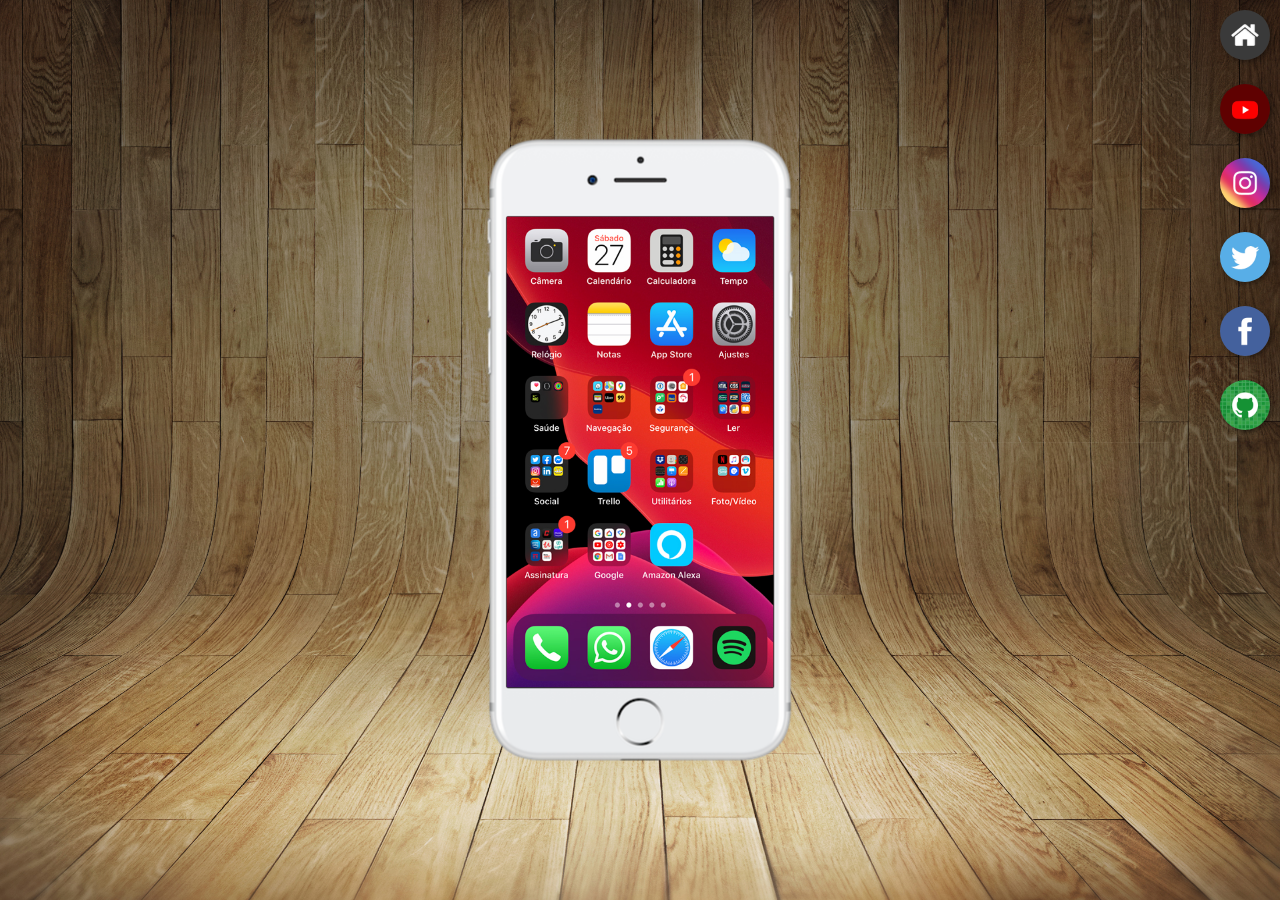
<file: index.html>
<!DOCTYPE html>
<html lang="pt-br">
<head>
    <meta charset="UTF-8">
    <meta name="viewport" content="width=device-width, initial-scale=1.0">
    <link rel="shortcut icon" href="favicon.ico" type="image/x-icon">
    <link rel="stylesheet" href="estilos/style.css">
    <title>Projeto redes sociais</title>
</head>
<body>
    <main>
        <section id="telefone">
            <iframe src="home.html" name="tela" id="tela" frameborder="0">
                Seu navegador não é compatível com issso.
            </iframe>
        </section>
        <section id="redes-sociais">
            <a href="home.html" target="tela"><img src="imagens/logo-home.jpg" alt="Home"></a><br>
            <a href="youtube.html" target="tela" ><img src="imagens/logo-youtube.jpg" alt="Youtube"></a><br>
            <a href="instagram.html" target="tela"><img src="imagens/logo-instagram.jpg" alt="Instagram"></a><br>
            <a href="twitter.html" target="tela"><img src="imagens/logo-twitter.jpg" alt="Twitter"></a><br>
            <a href="facebook.html" target="tela"><img src="imagens/logo-facebook.jpg" alt="Facebook"></a><br>
            <a href="github.html" target="tela"><img src="imagens/logo-github.jpg" alt="GitHub"></a>
        </section>
    </main>
</body>
</html>
</file>
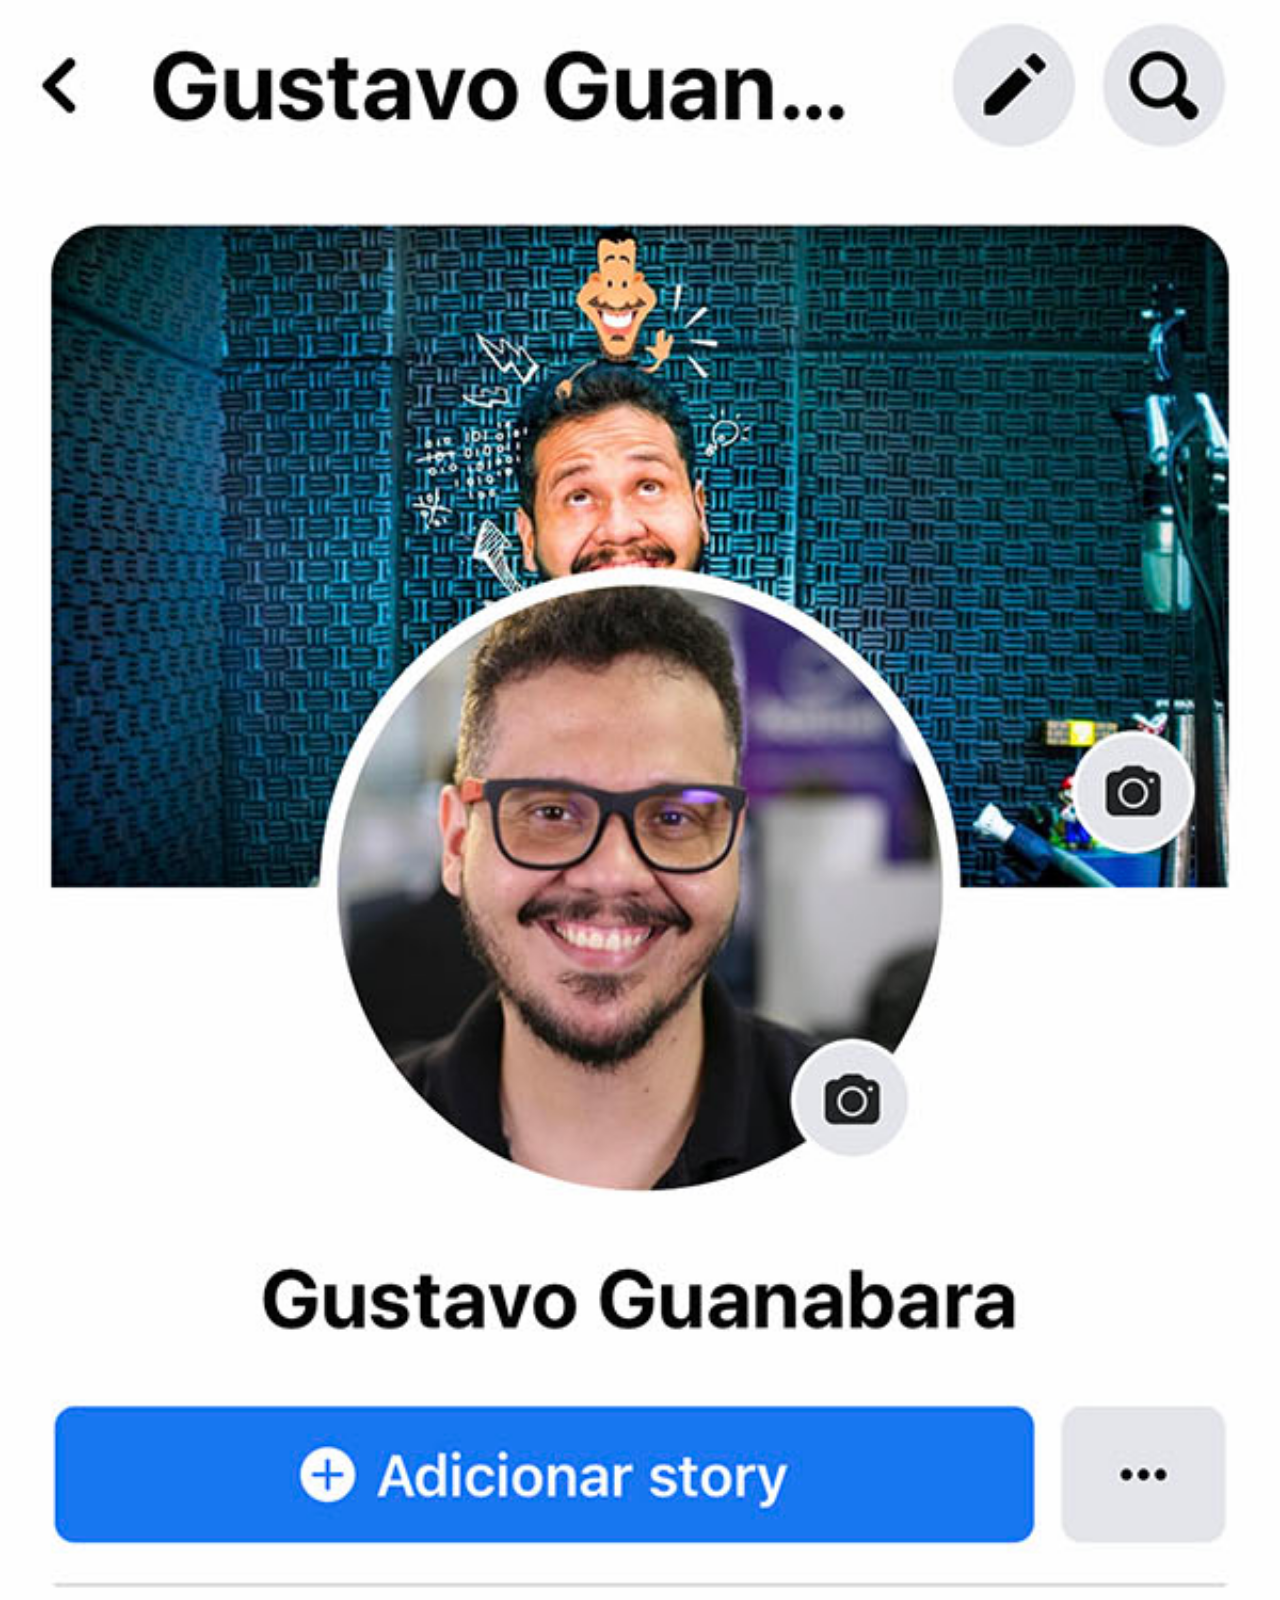
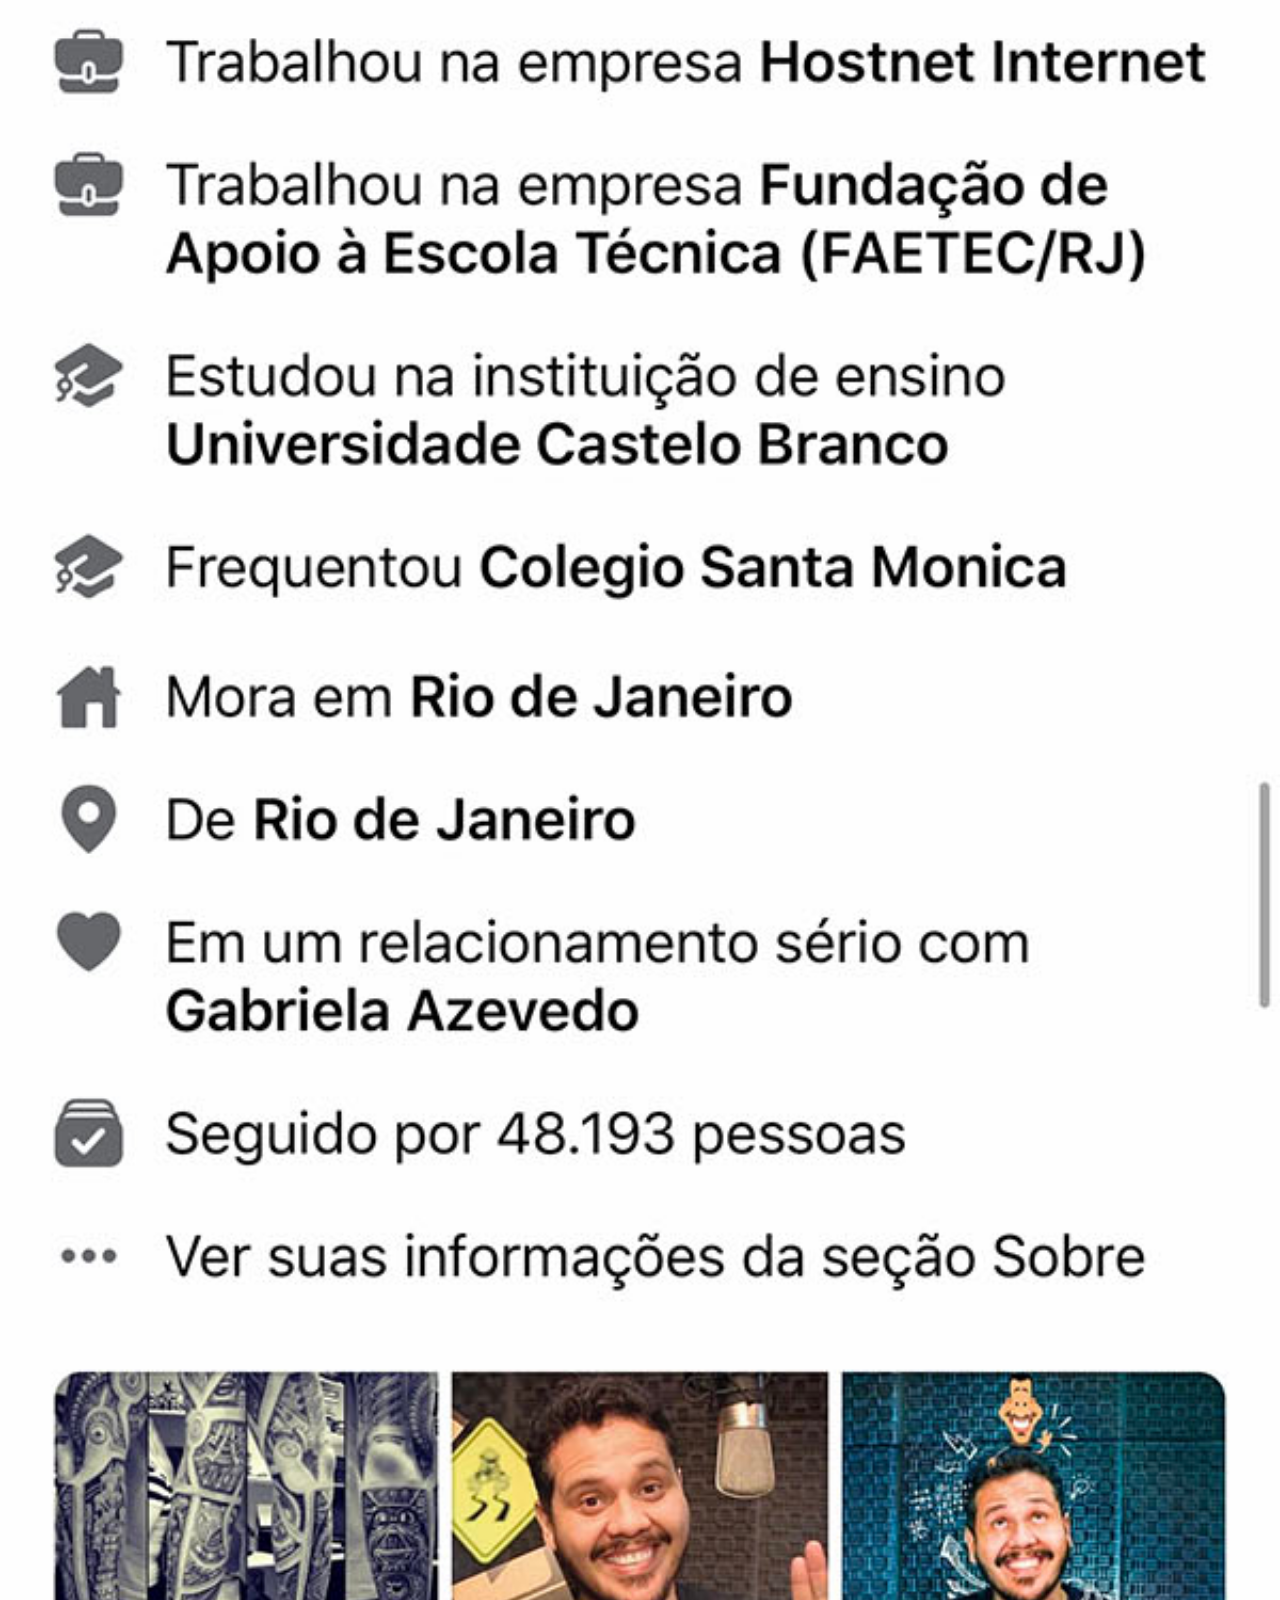
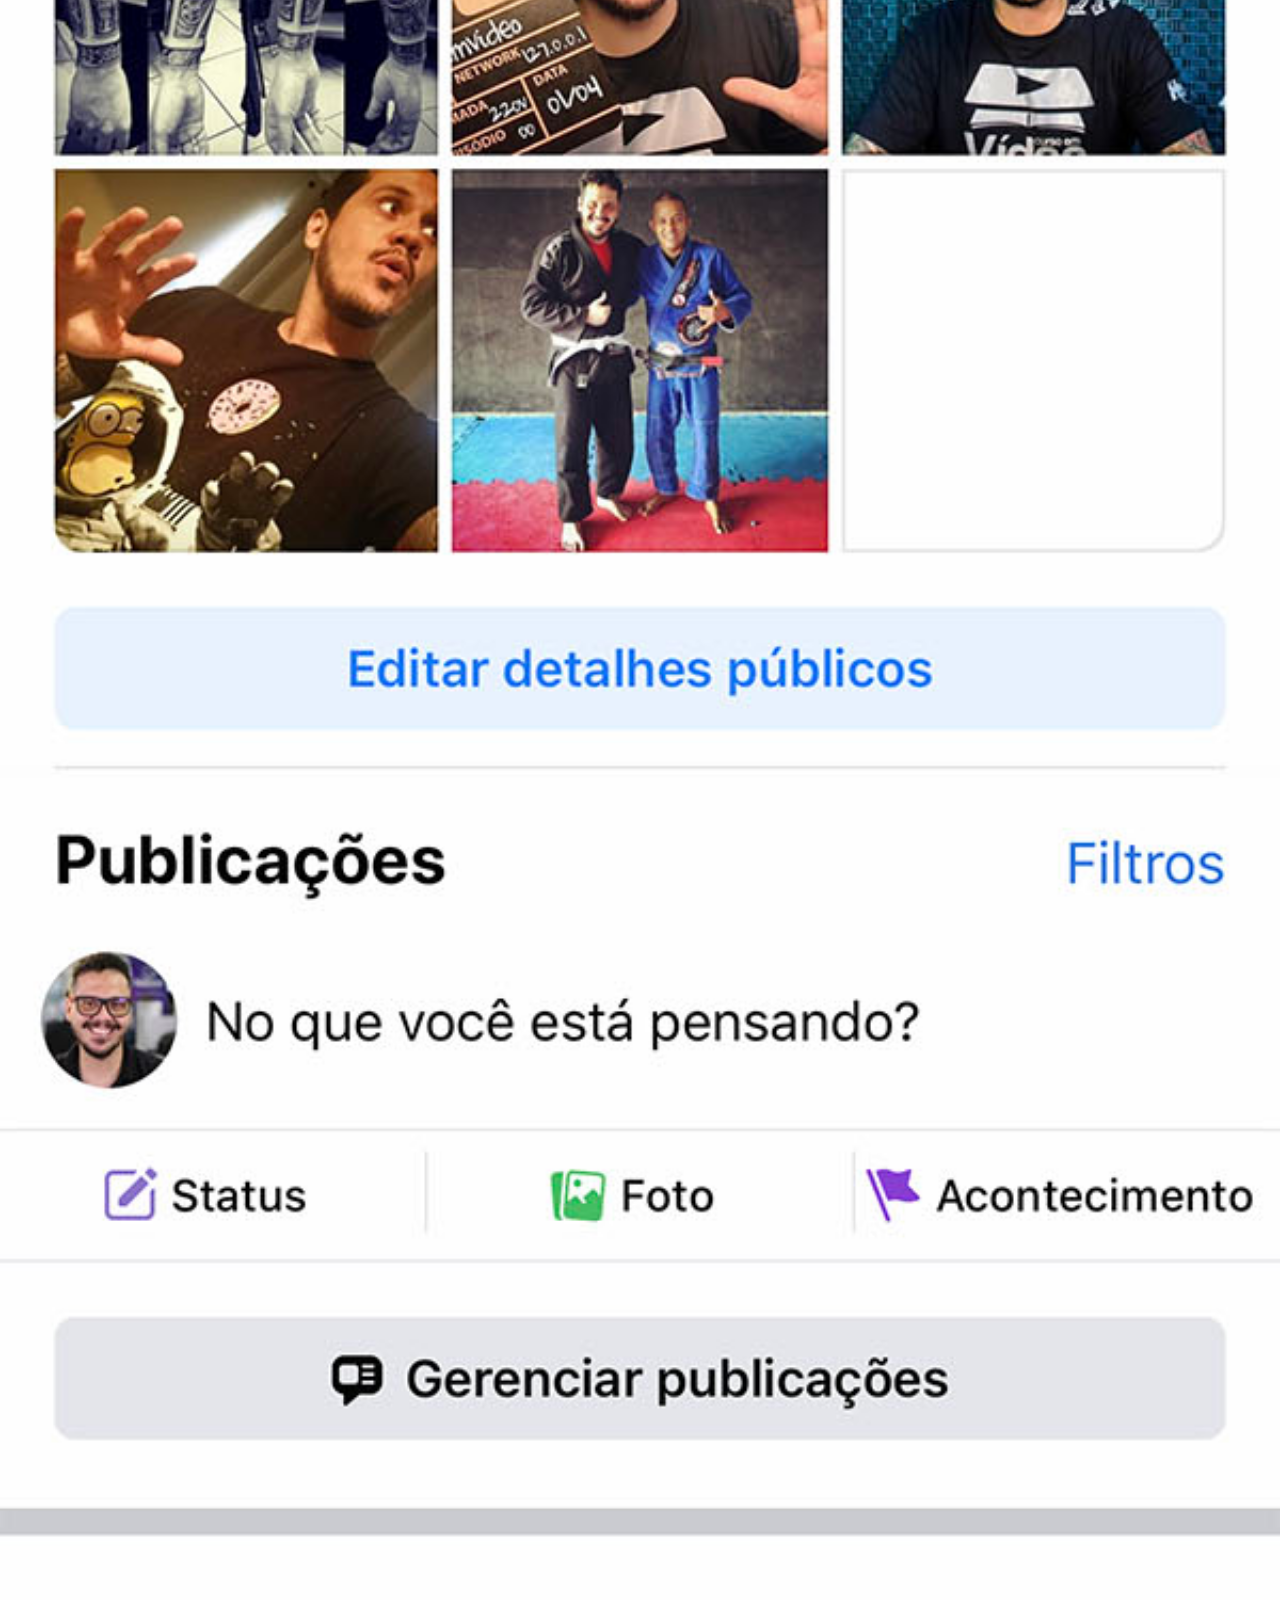
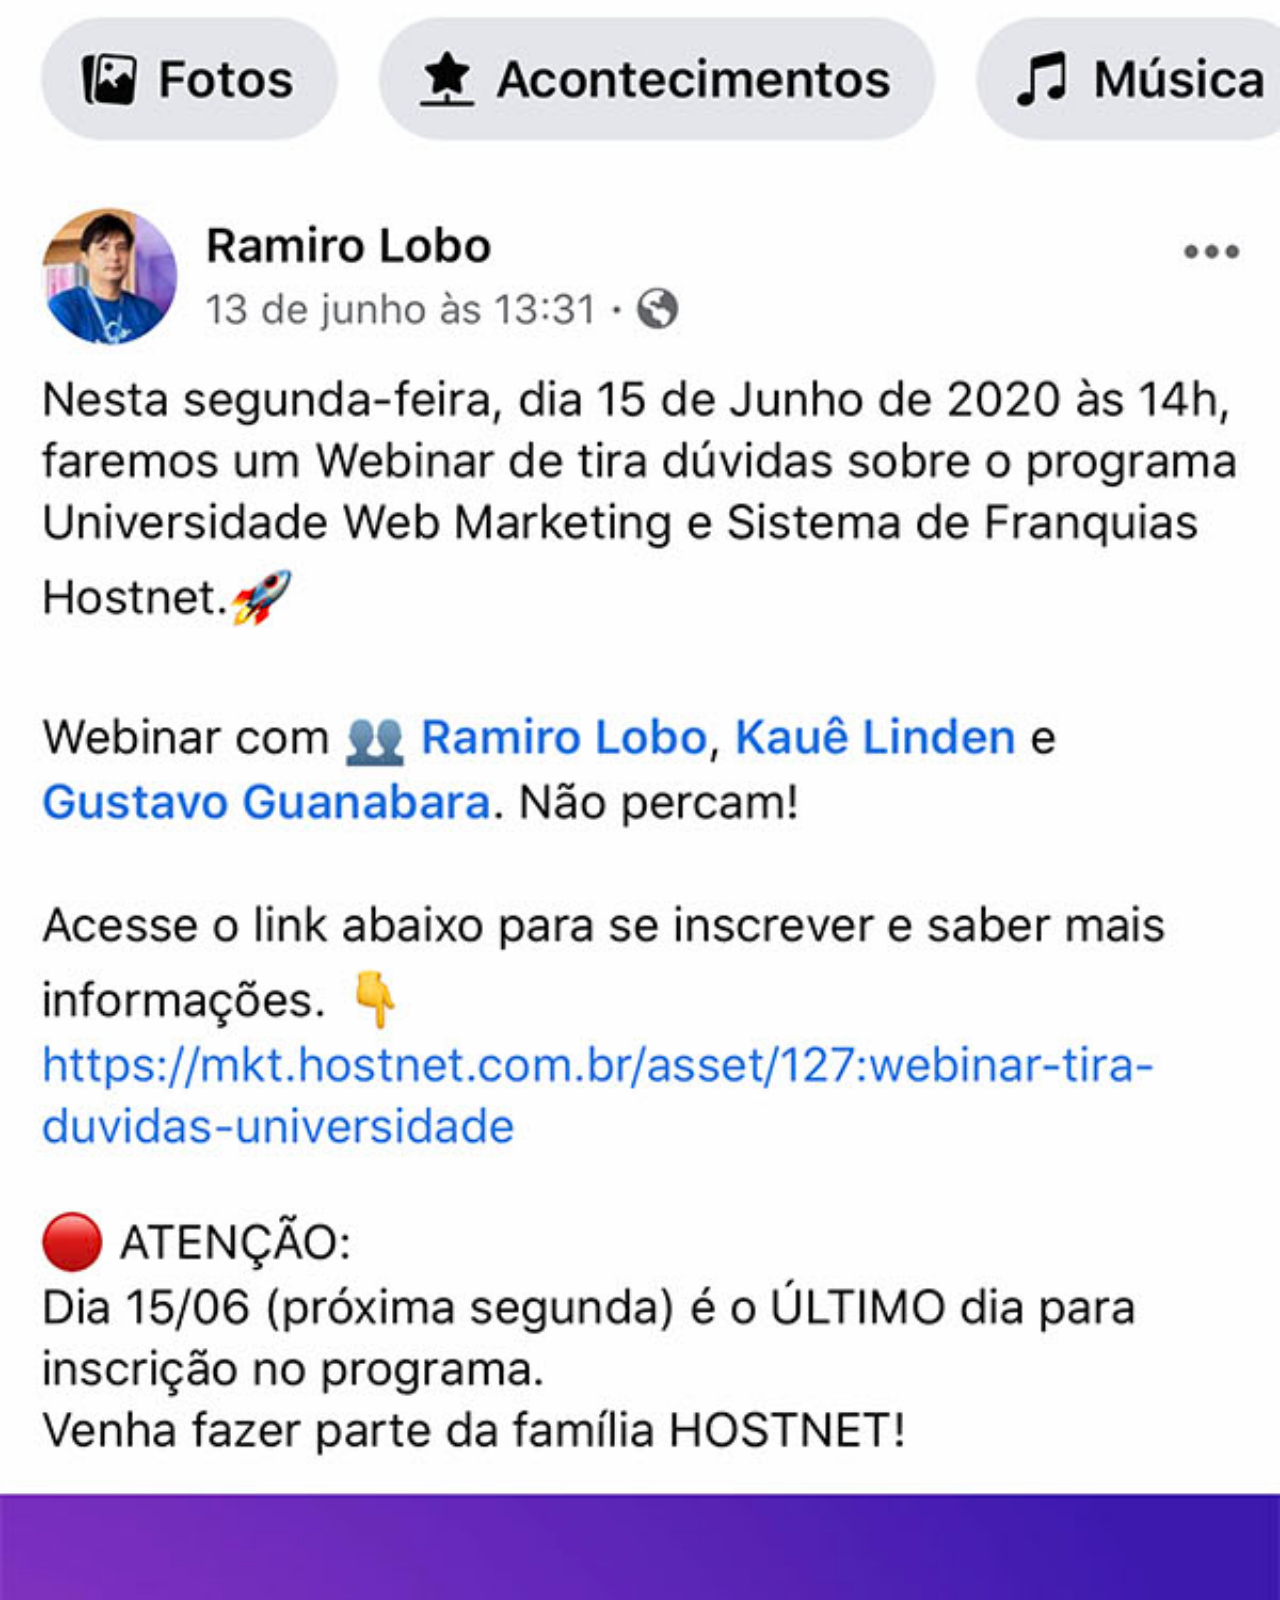
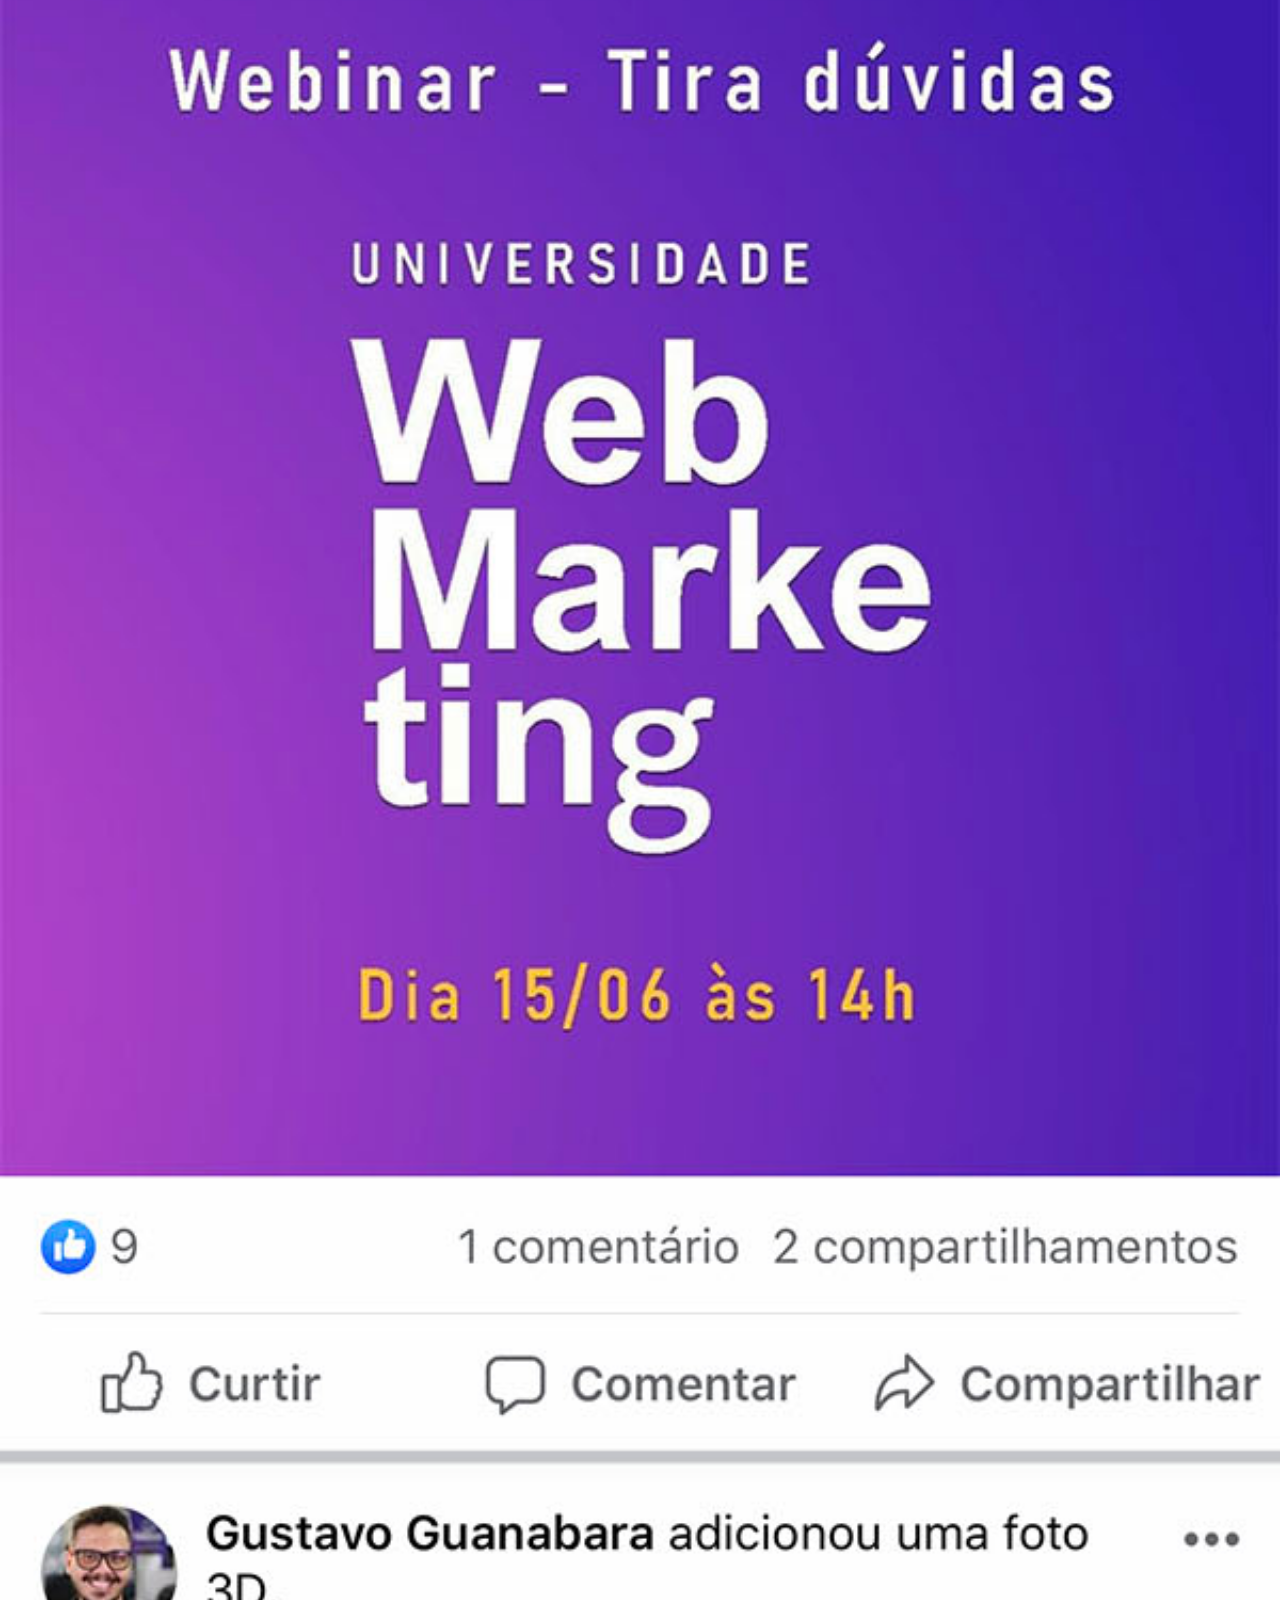
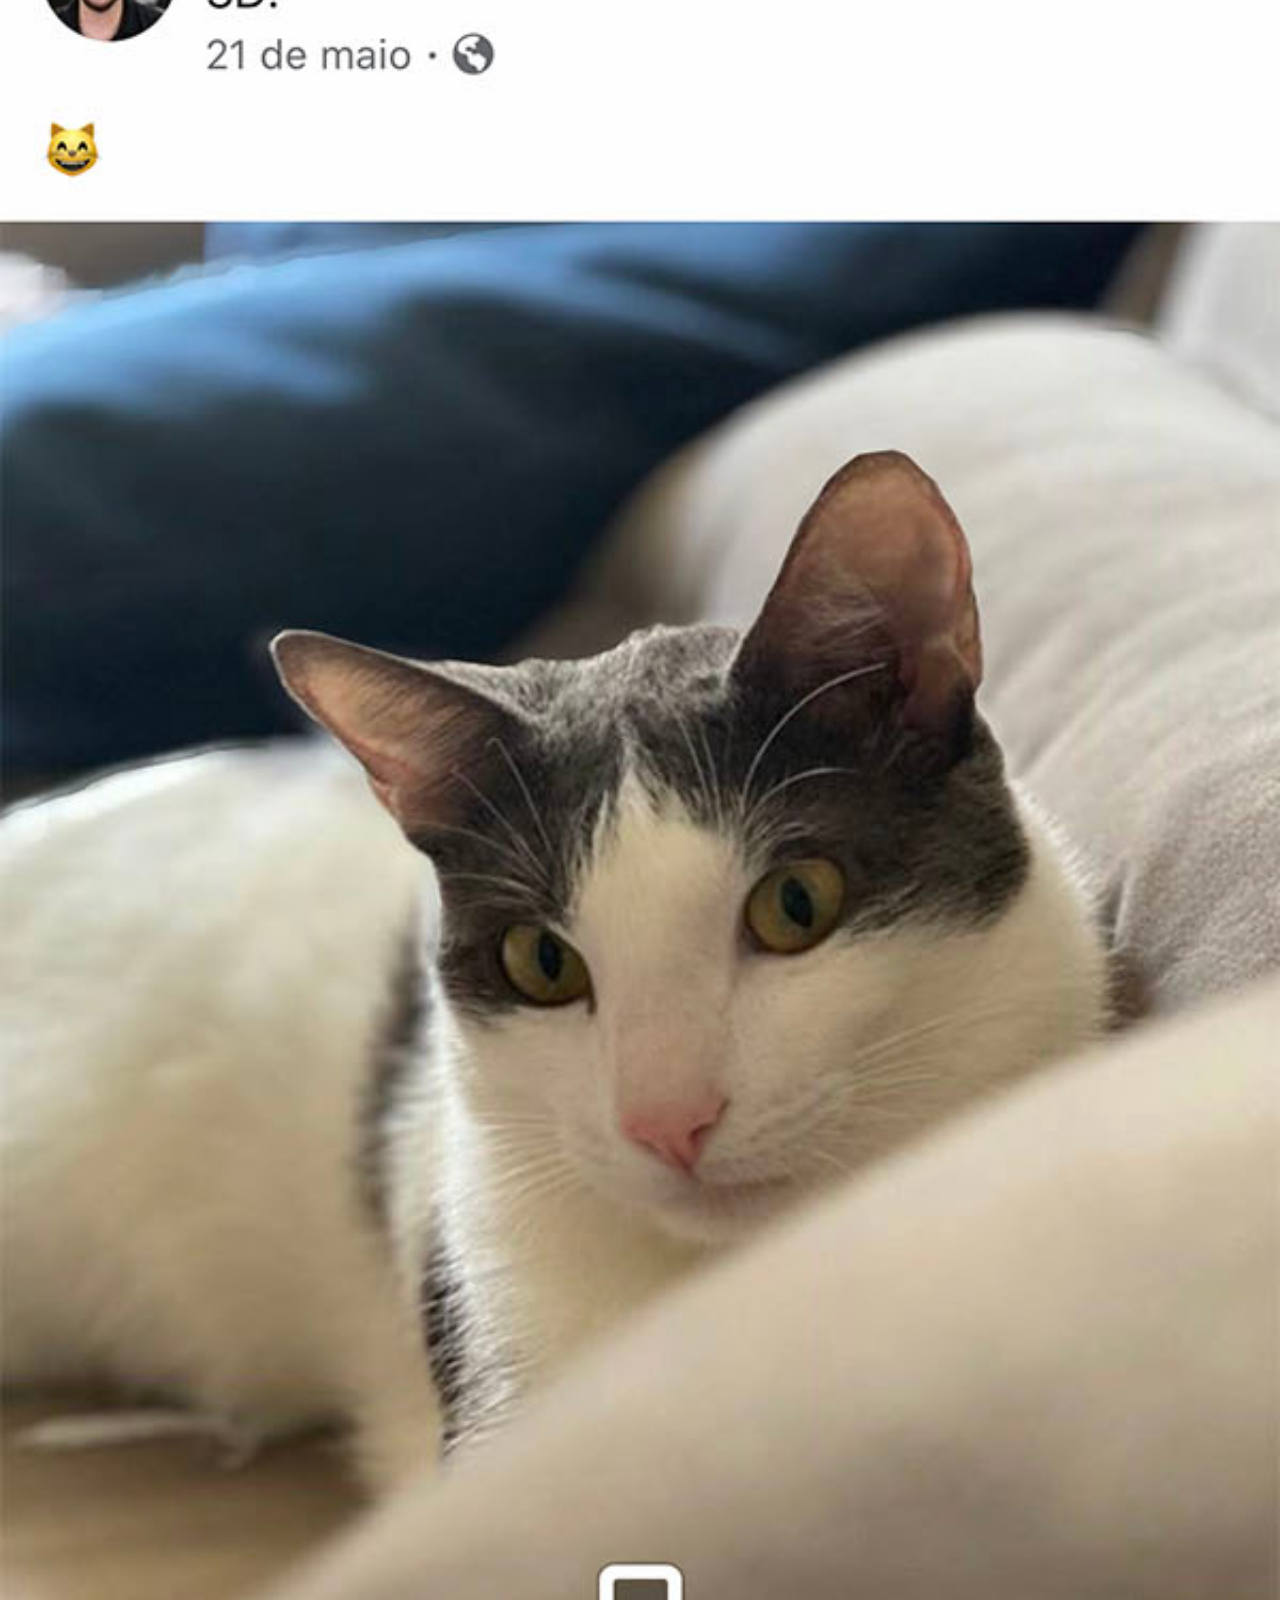
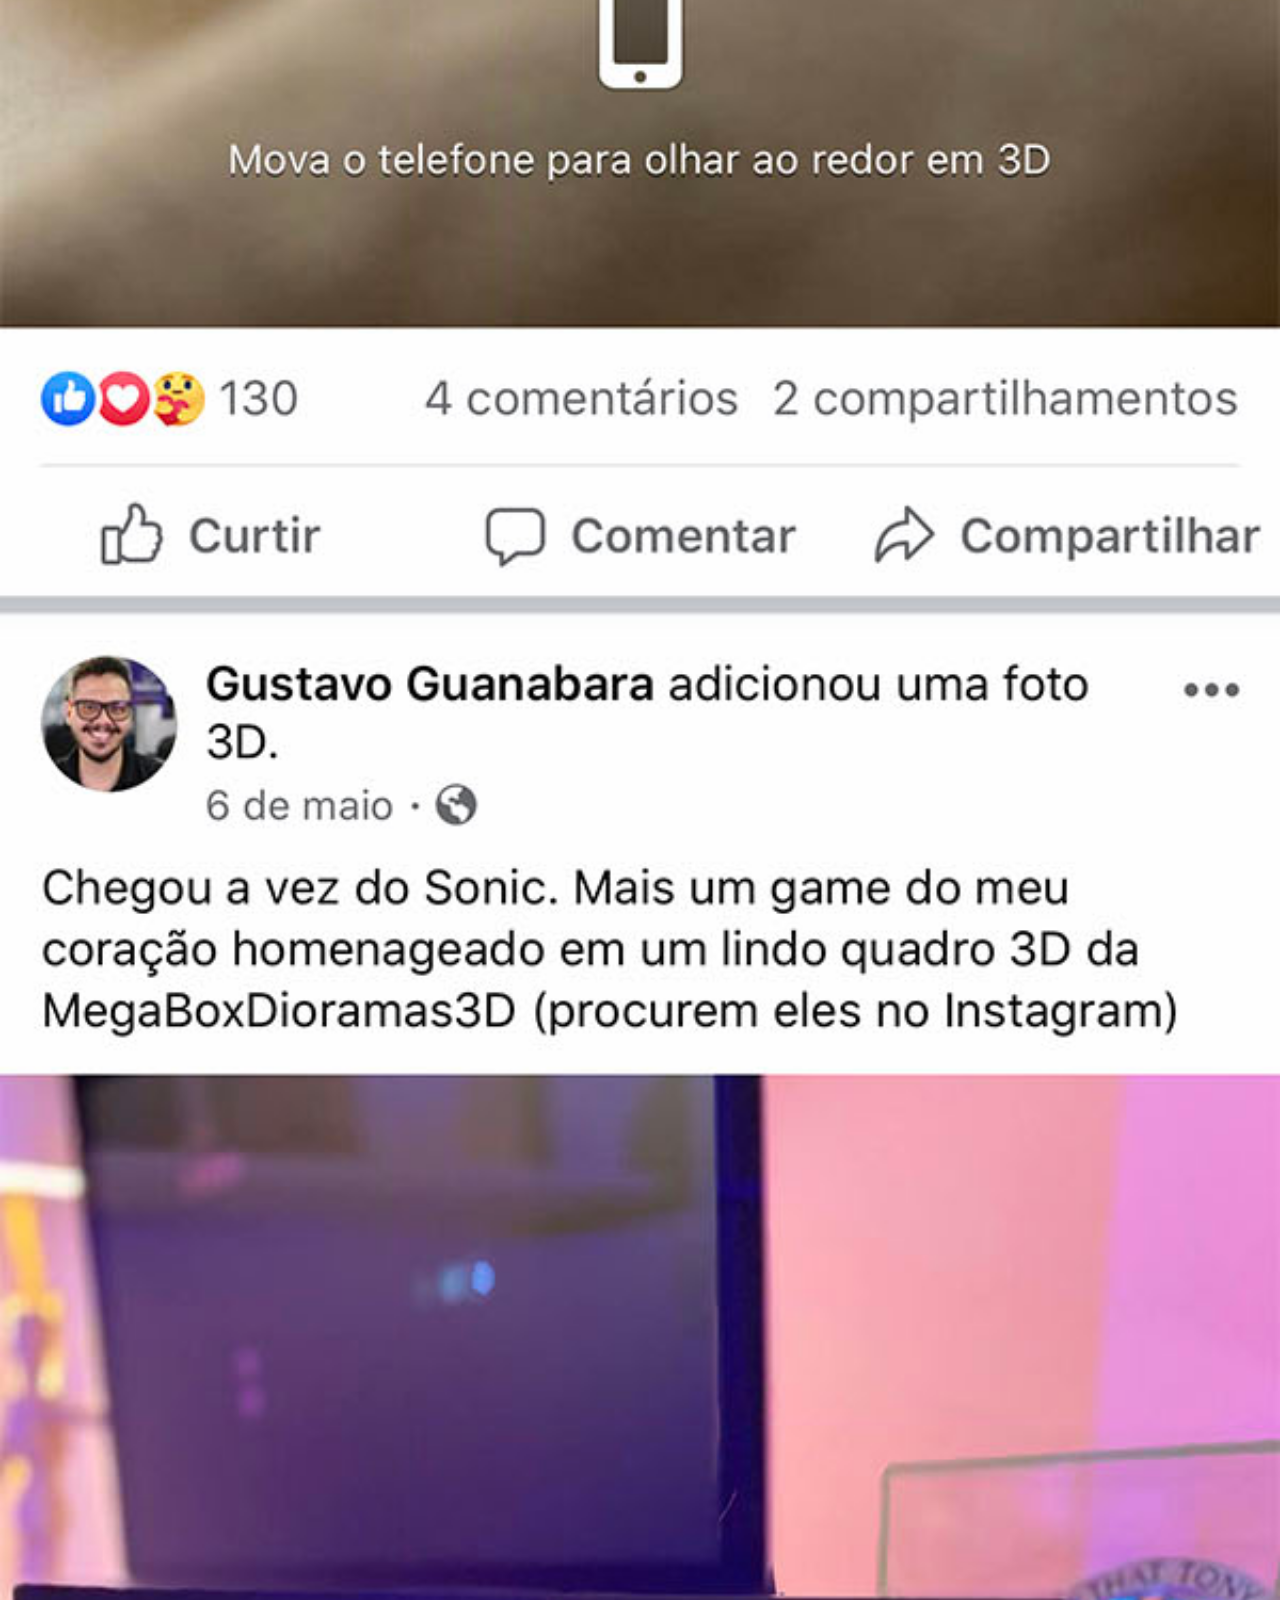
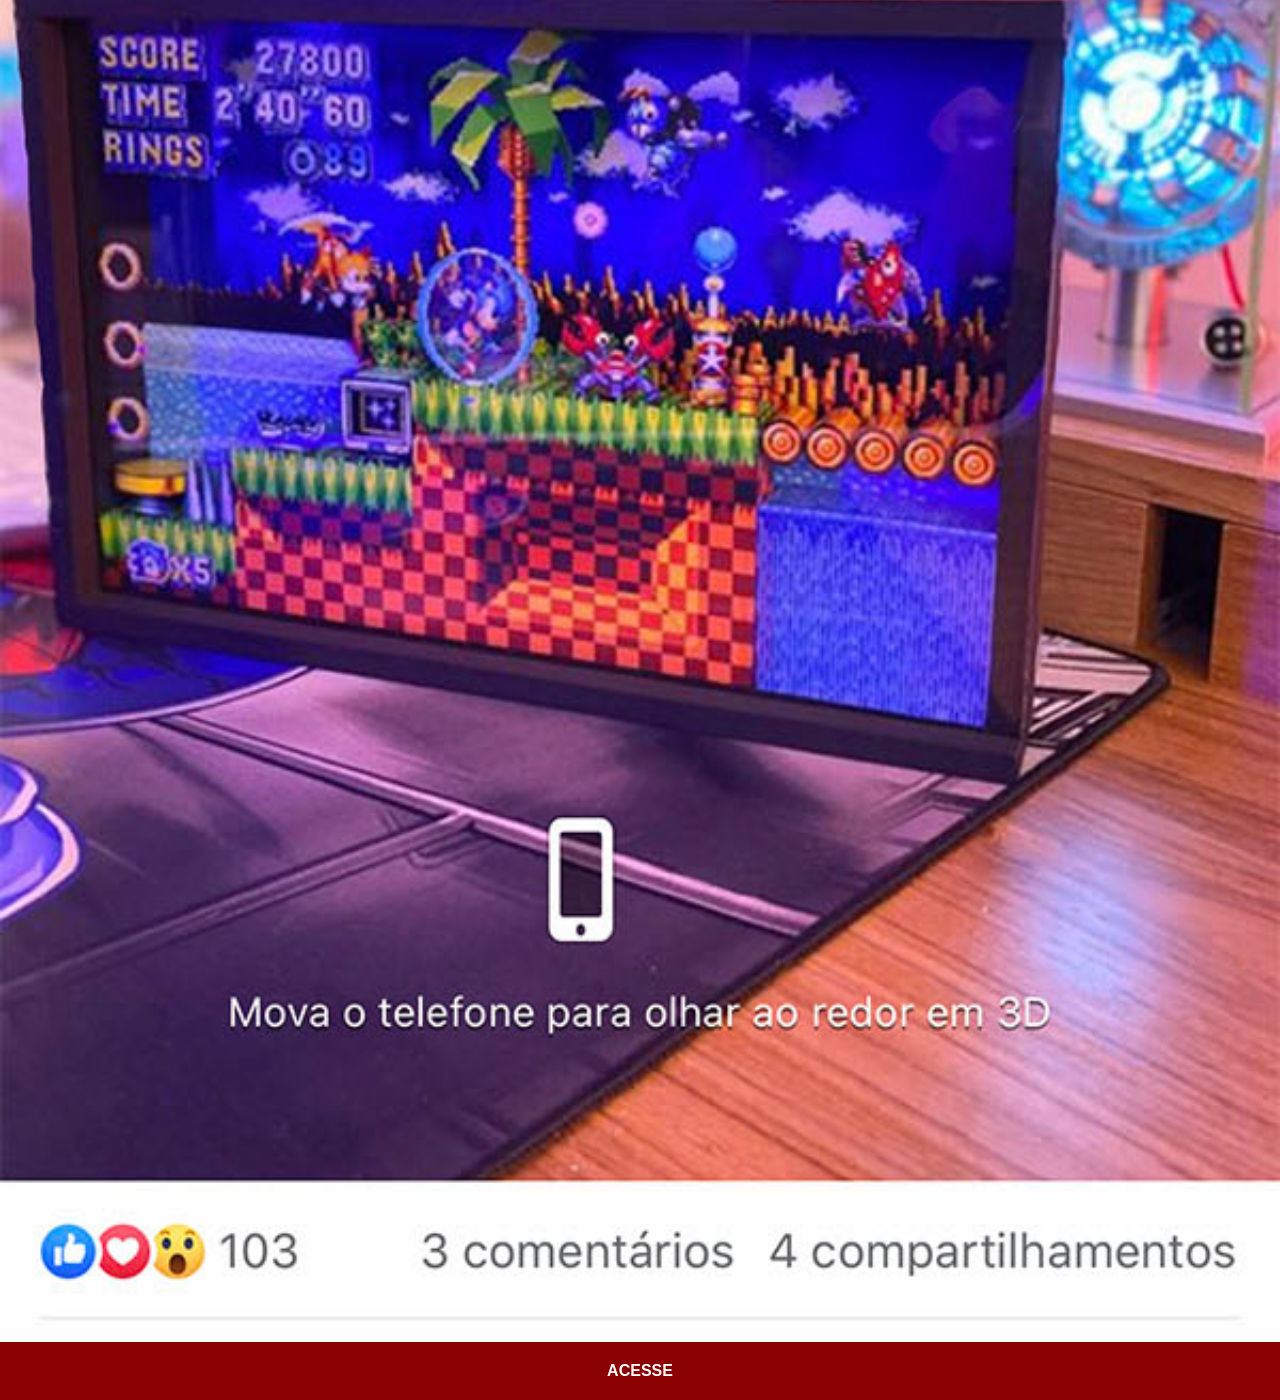
<file: Facebook.html>
<!DOCTYPE html>
<html lang="en">
<head>
    <meta charset="UTF-8">
    <meta name="viewport" content="width=device-width, initial-scale=1.0">
    <title>Facebook</title>
    <link rel="stylesheet" href="estilos/social.css">
</head>
<body>
    <img src="imagens/tela-facebook.jpg" alt="Facebook">
    <a href="https://www.facebook.com/gustavoguanabara/" target="_blank">ACESSE</a>
</body>
</html>
</file>
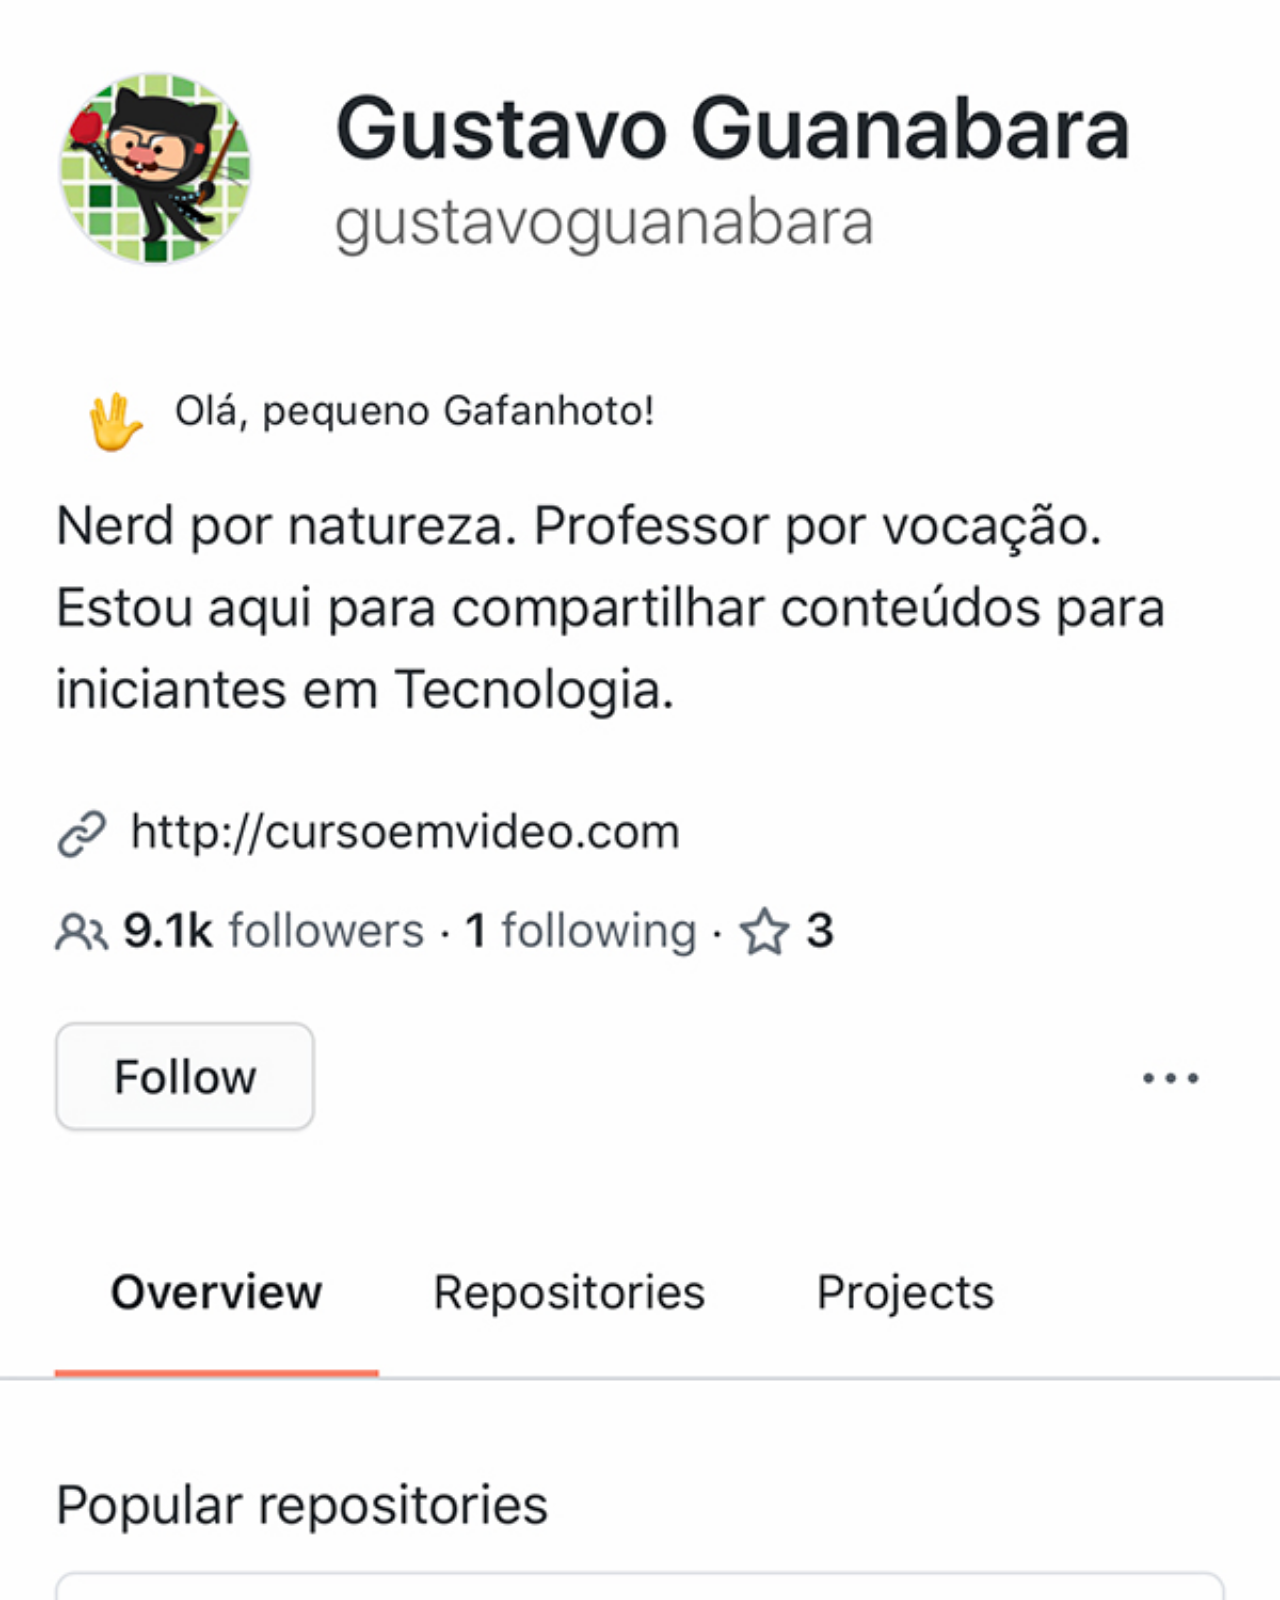
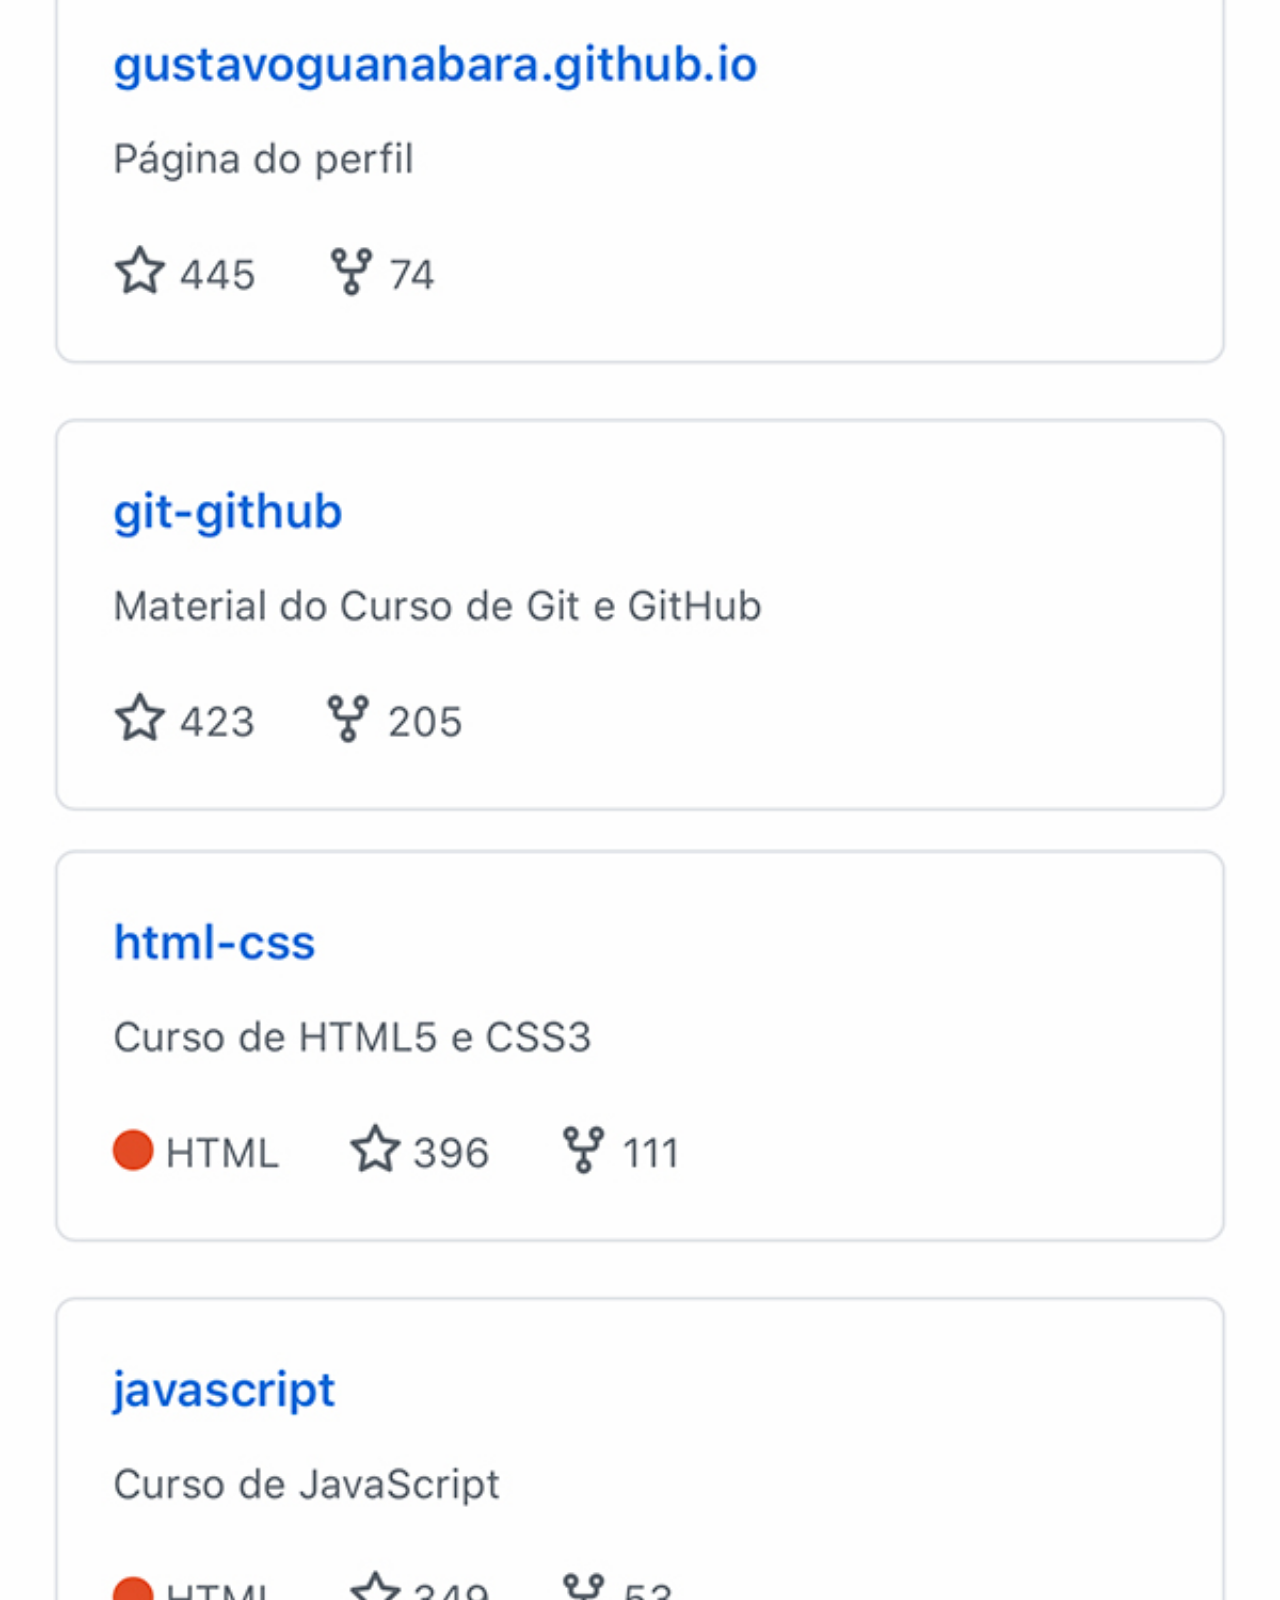
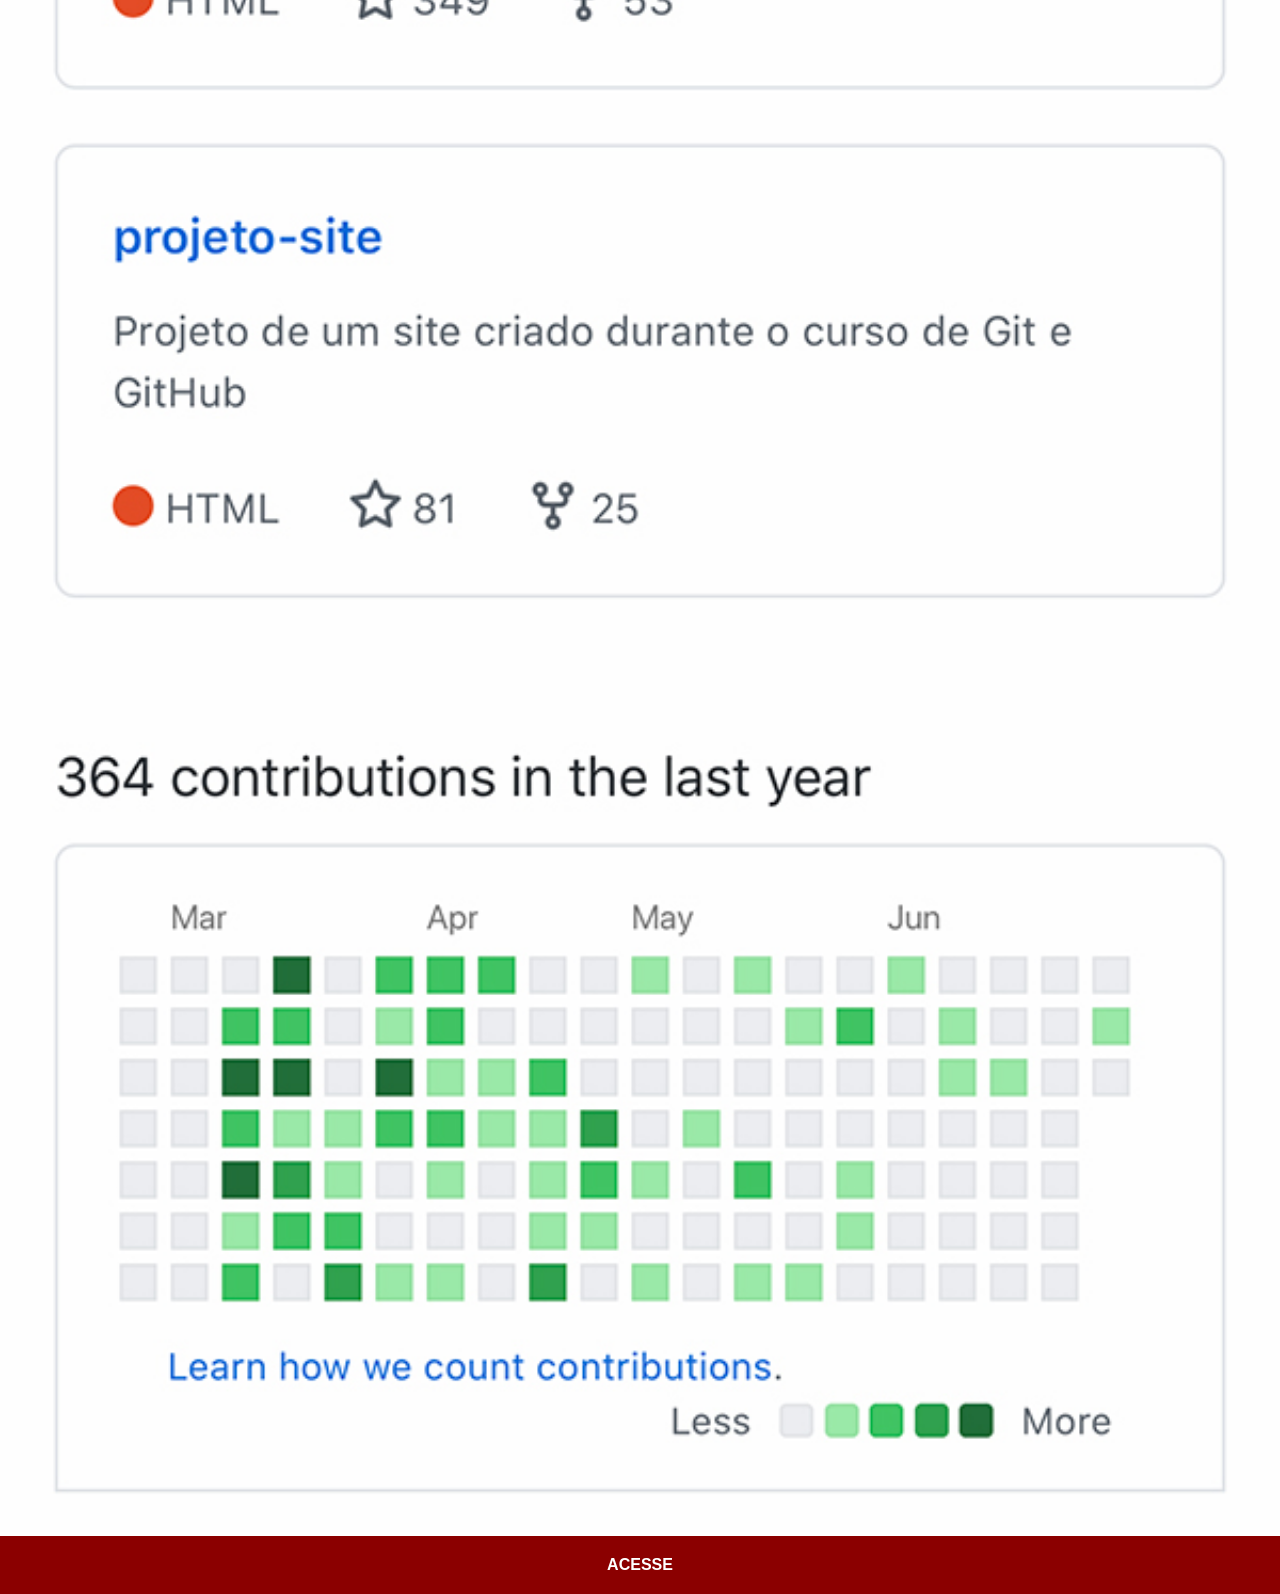
<file: github.html>
<!DOCTYPE html>
<html lang="en">
<head>
    <meta charset="UTF-8">
    <meta name="viewport" content="width=device-width, initial-scale=1.0">
    <title>Github</title>
    <link rel="stylesheet" href="estilos/social.css">
</head>
<body>
    <img src="imagens/tela-github.jpg" alt="Github">
    <a href="https://github.com/gustavoguanabara/" target="_blank">ACESSE</a>
</body>
</html>
</file>
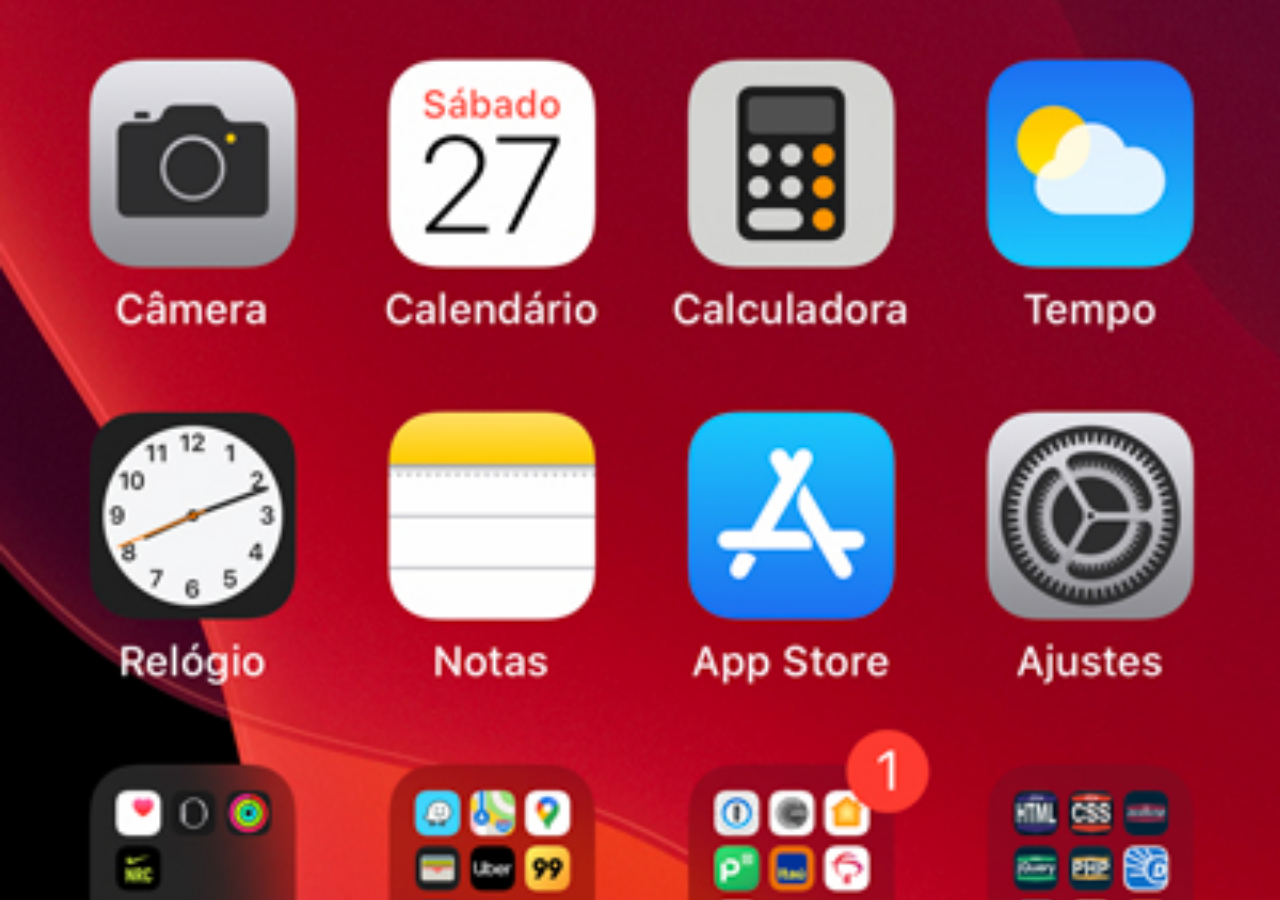
<file: home.html>
<!DOCTYPE html>
<html lang="en">
<head>
    <meta charset="UTF-8">
    <meta name="viewport" content="width=device-width, initial-scale=1.0">
    <title>Home</title>
    <style>
        * {
            margin: 0px;
            padding: 0px;
        }

        body {
            width: 100vw;
            height: 100vh;
            background: black url('imagens/tela-home.jpg') no-repeat top center;
            background-size: cover;
        }
    </style>
</head>
<body>
    
</body>
</html>
</file>
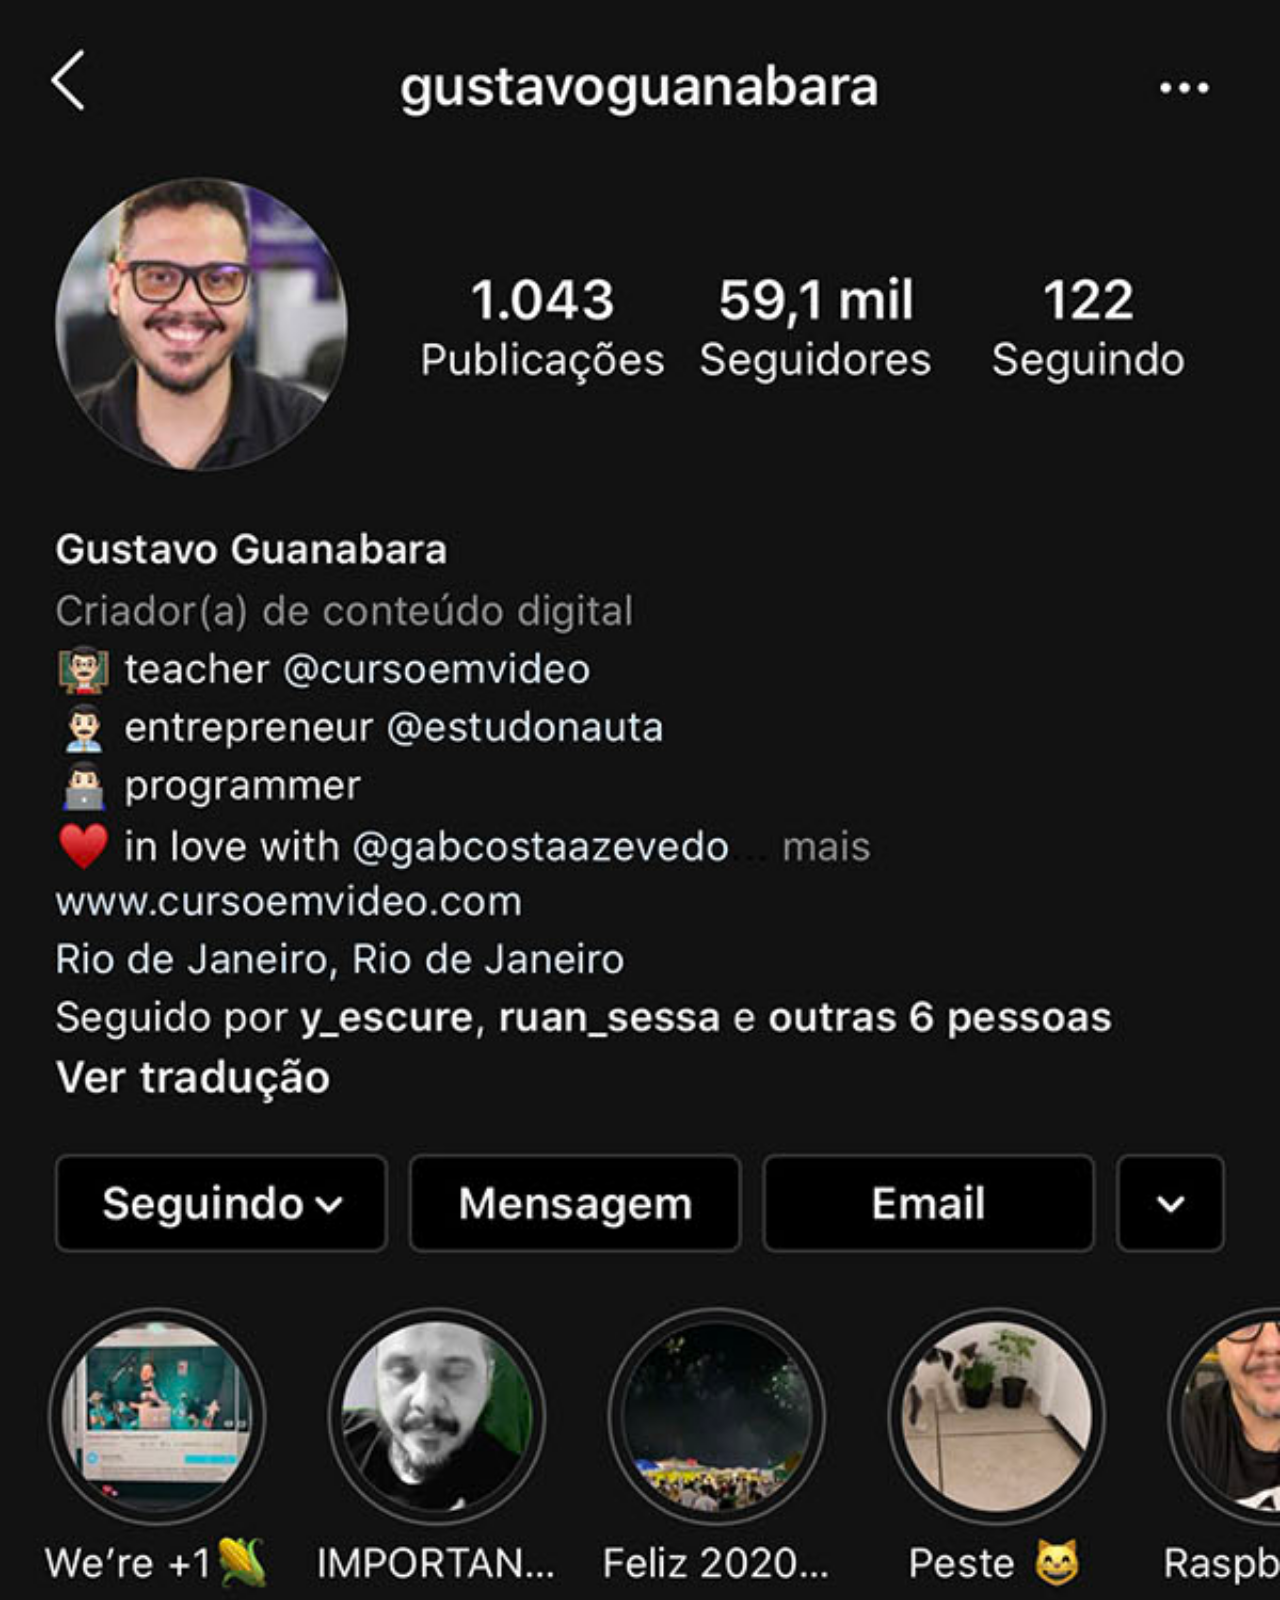
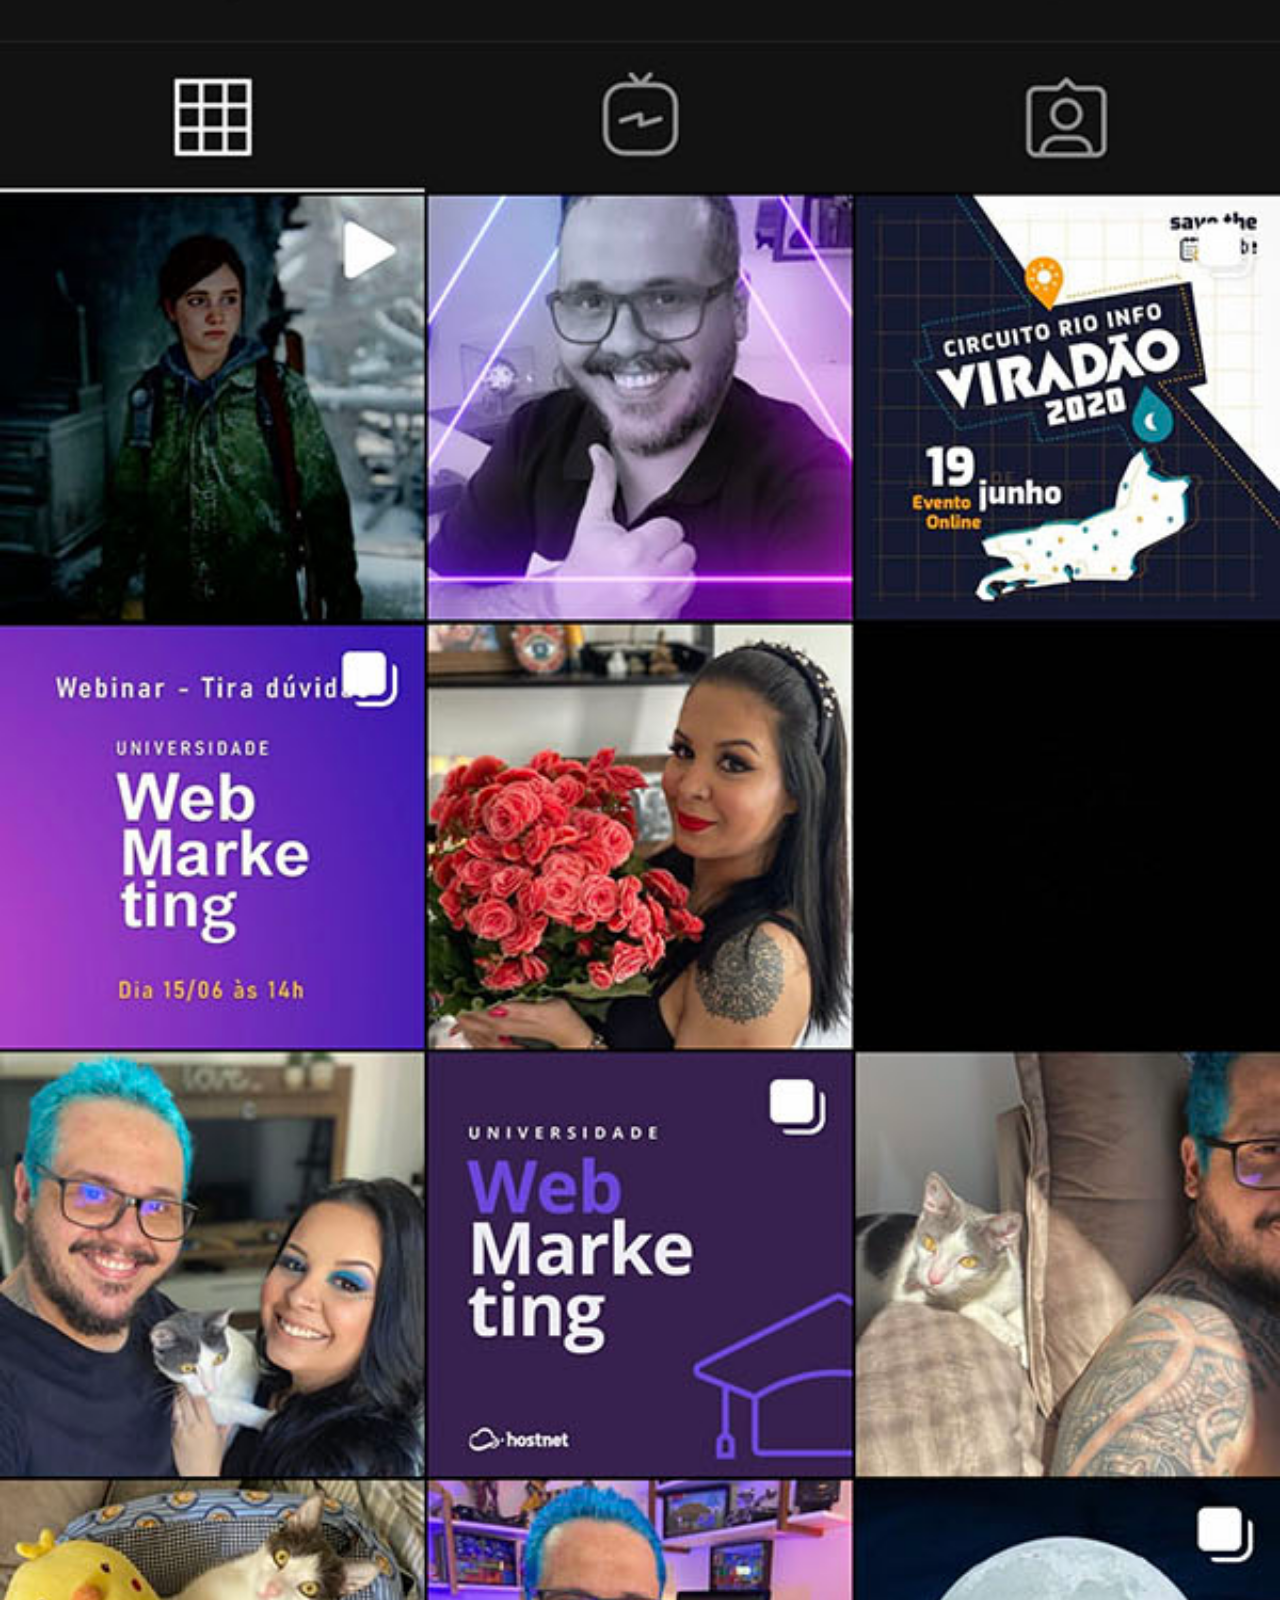
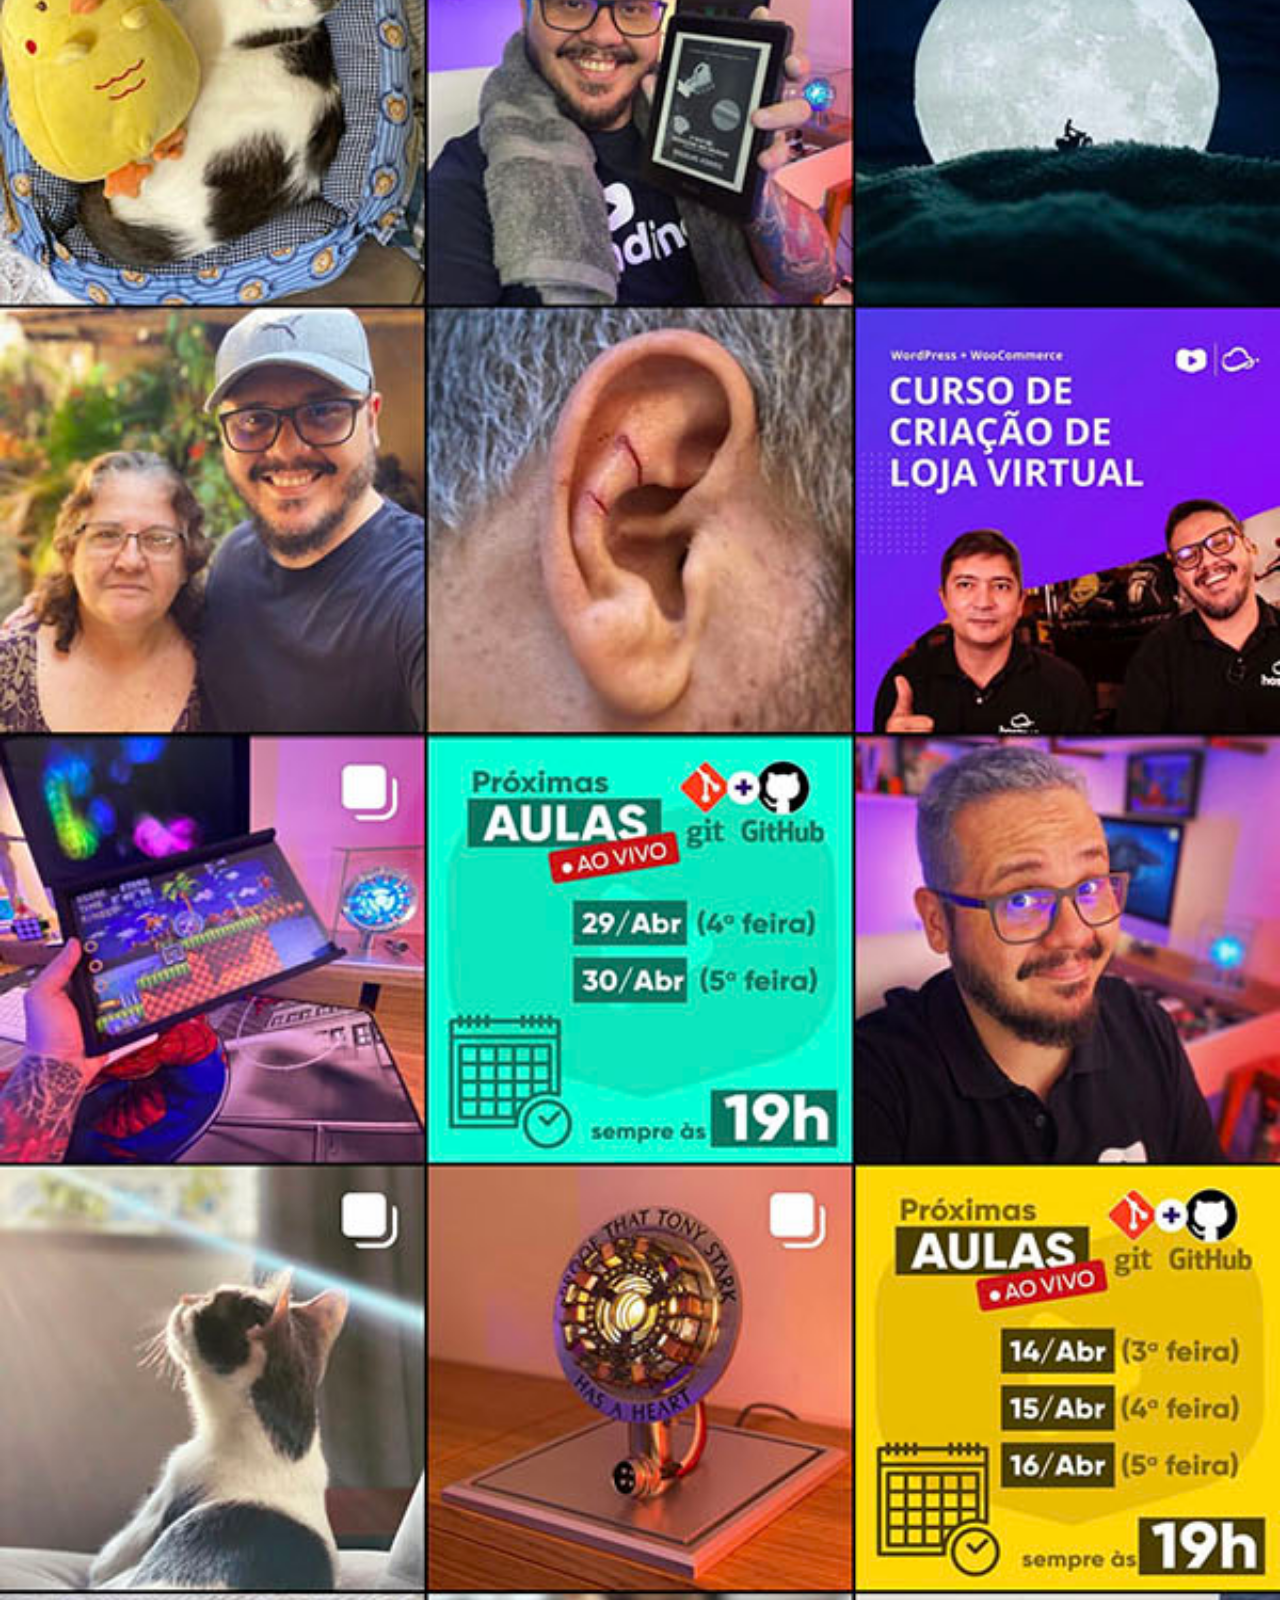
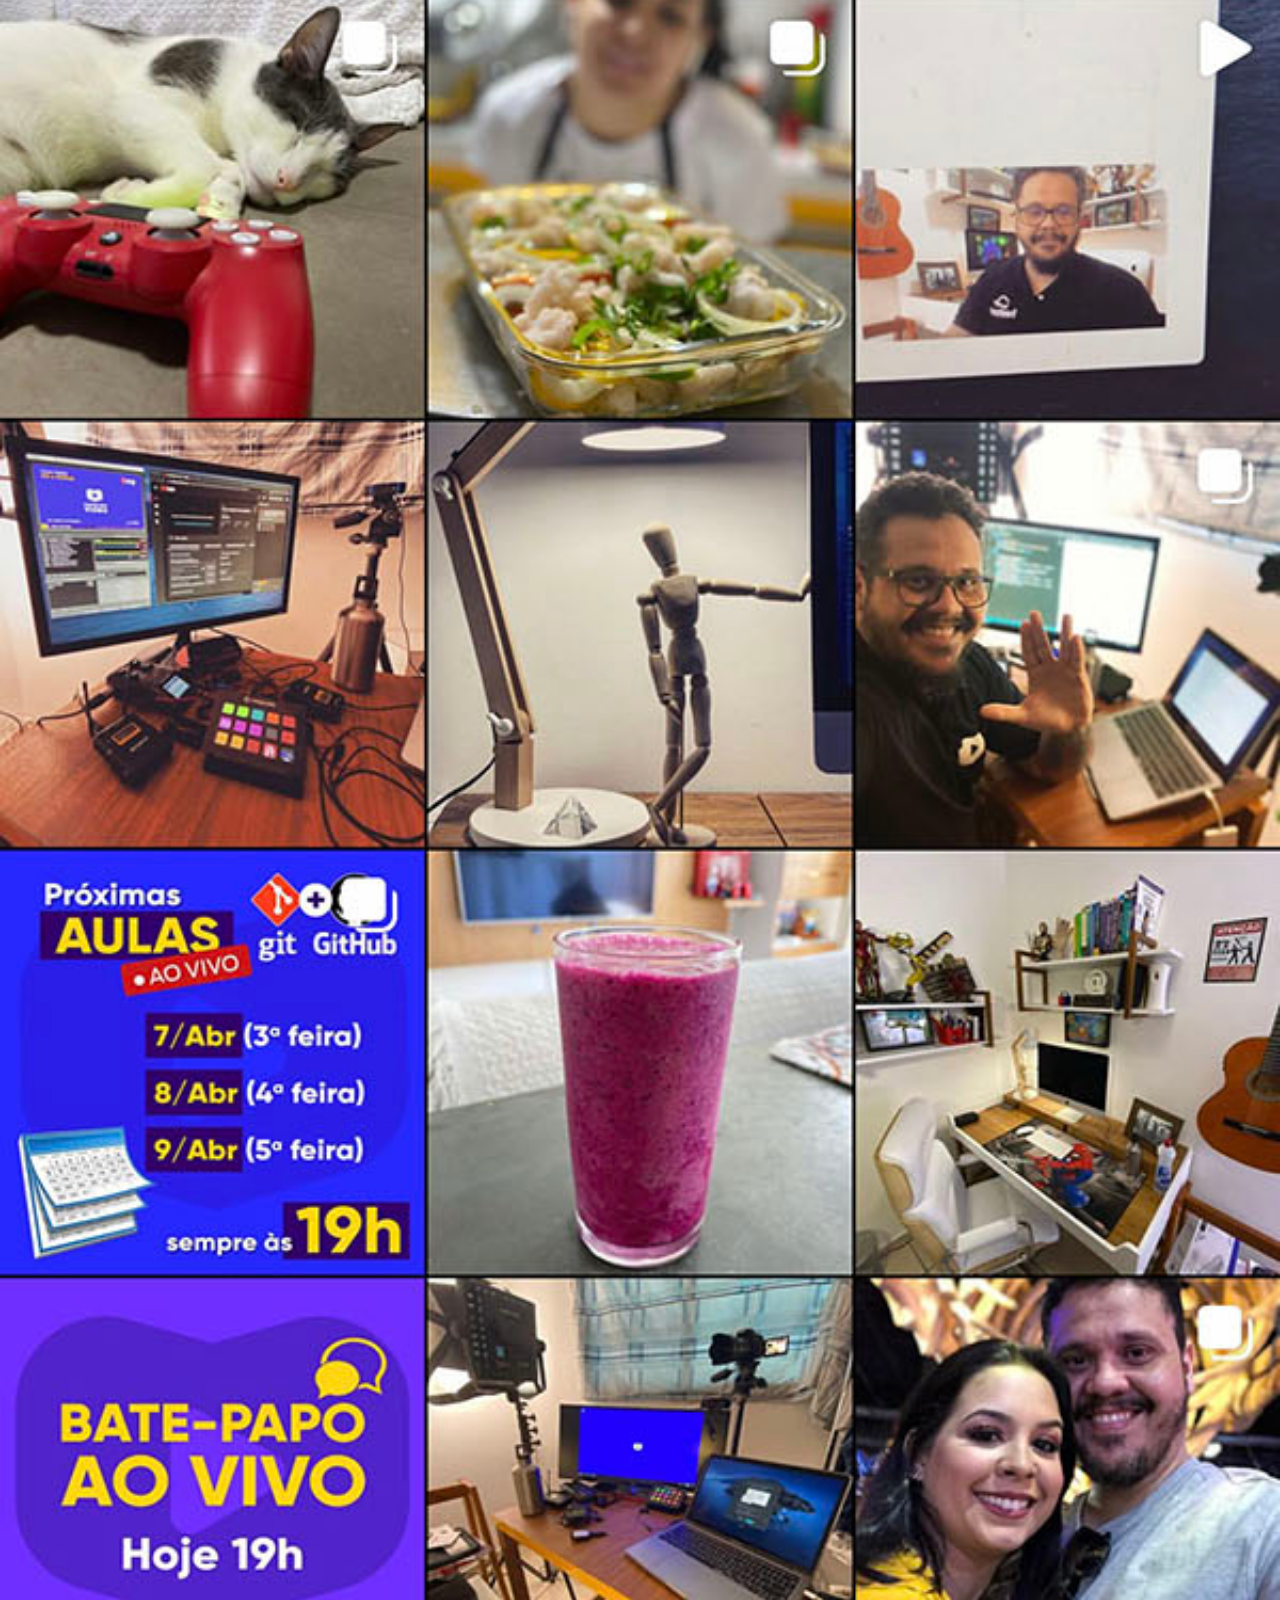
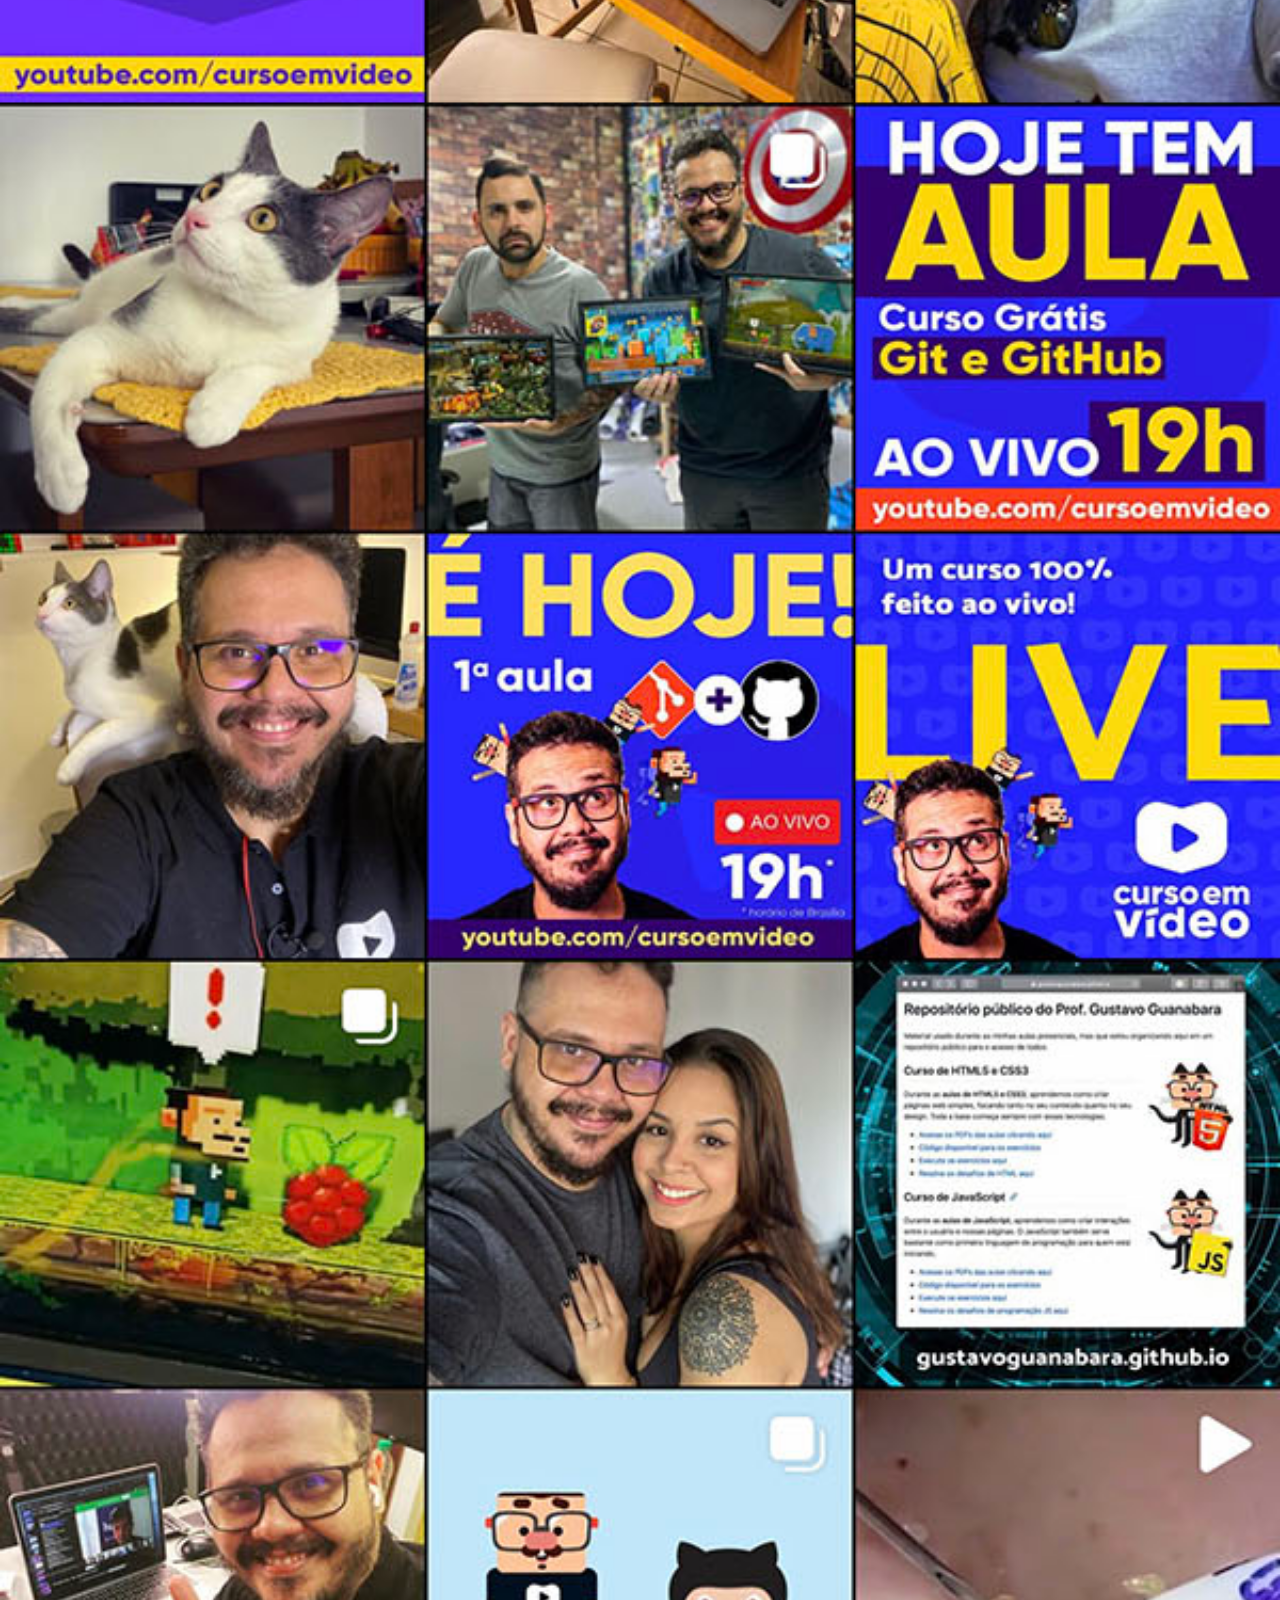
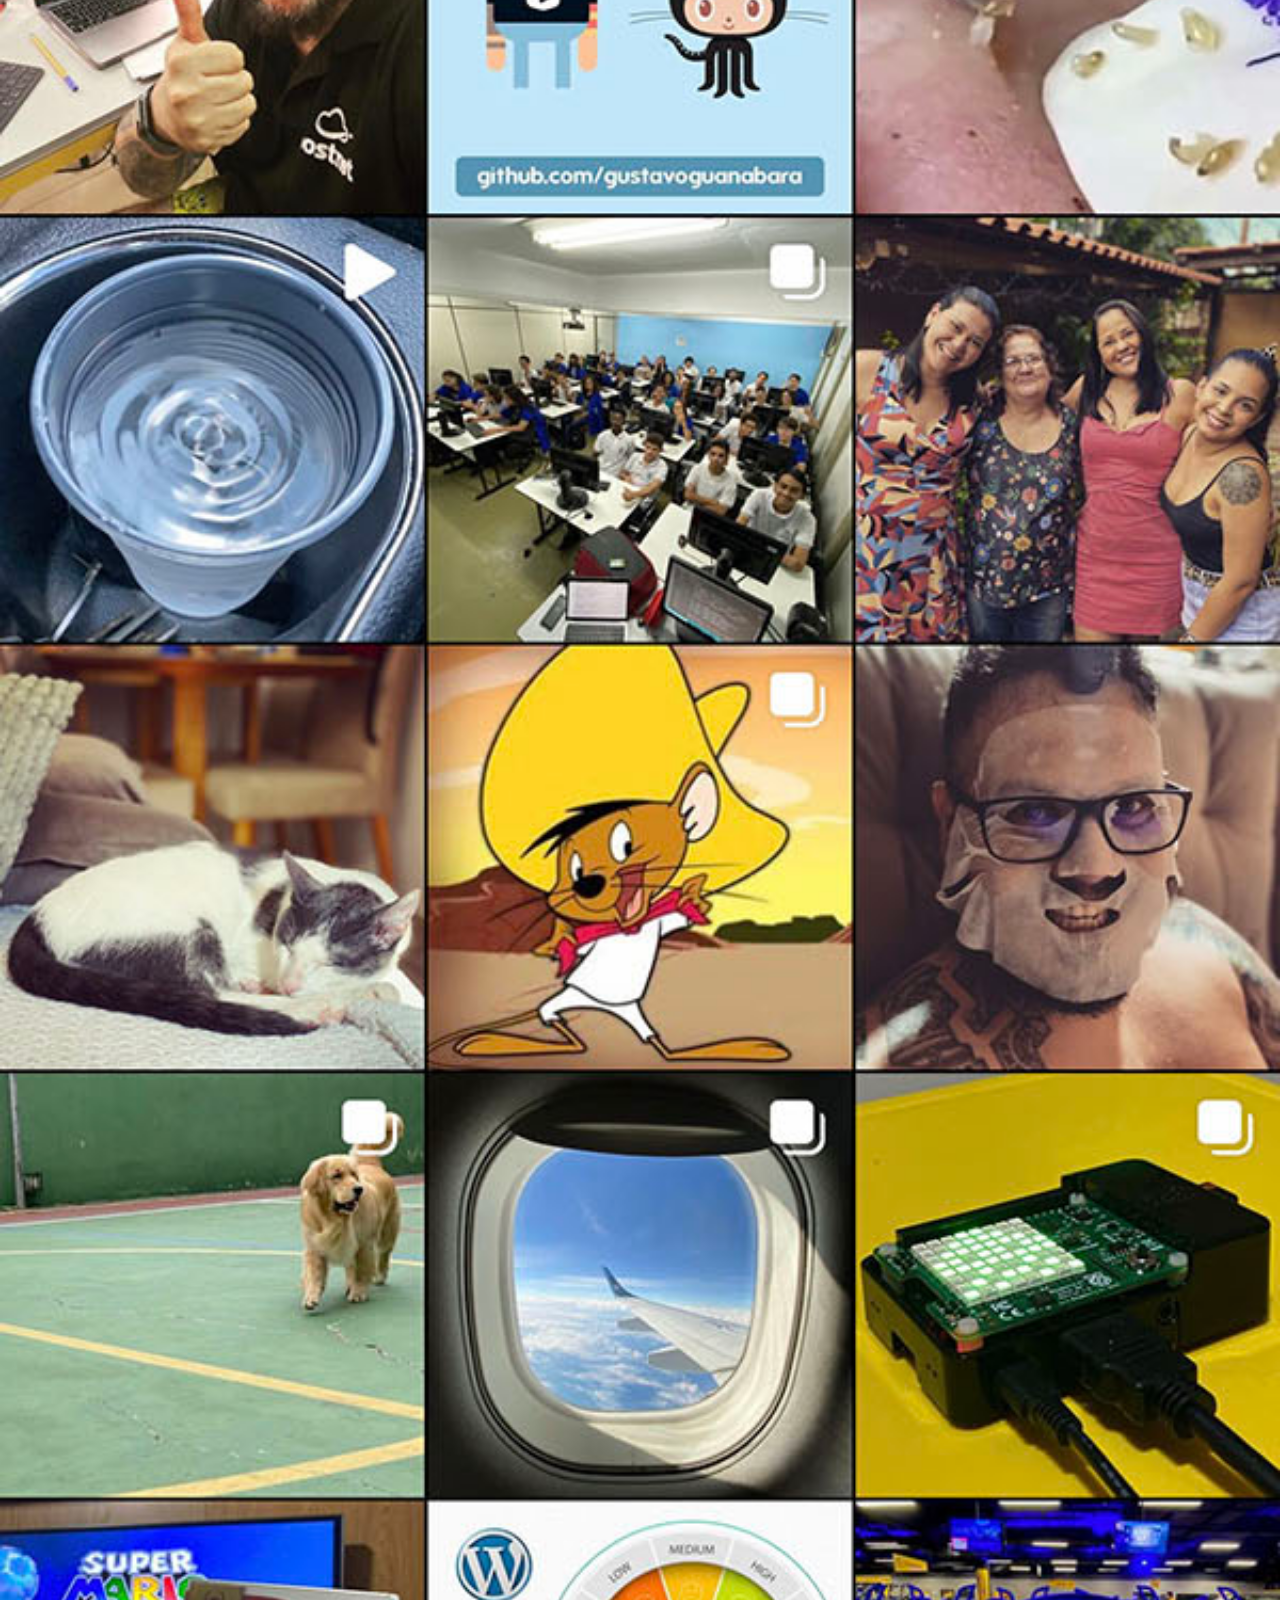
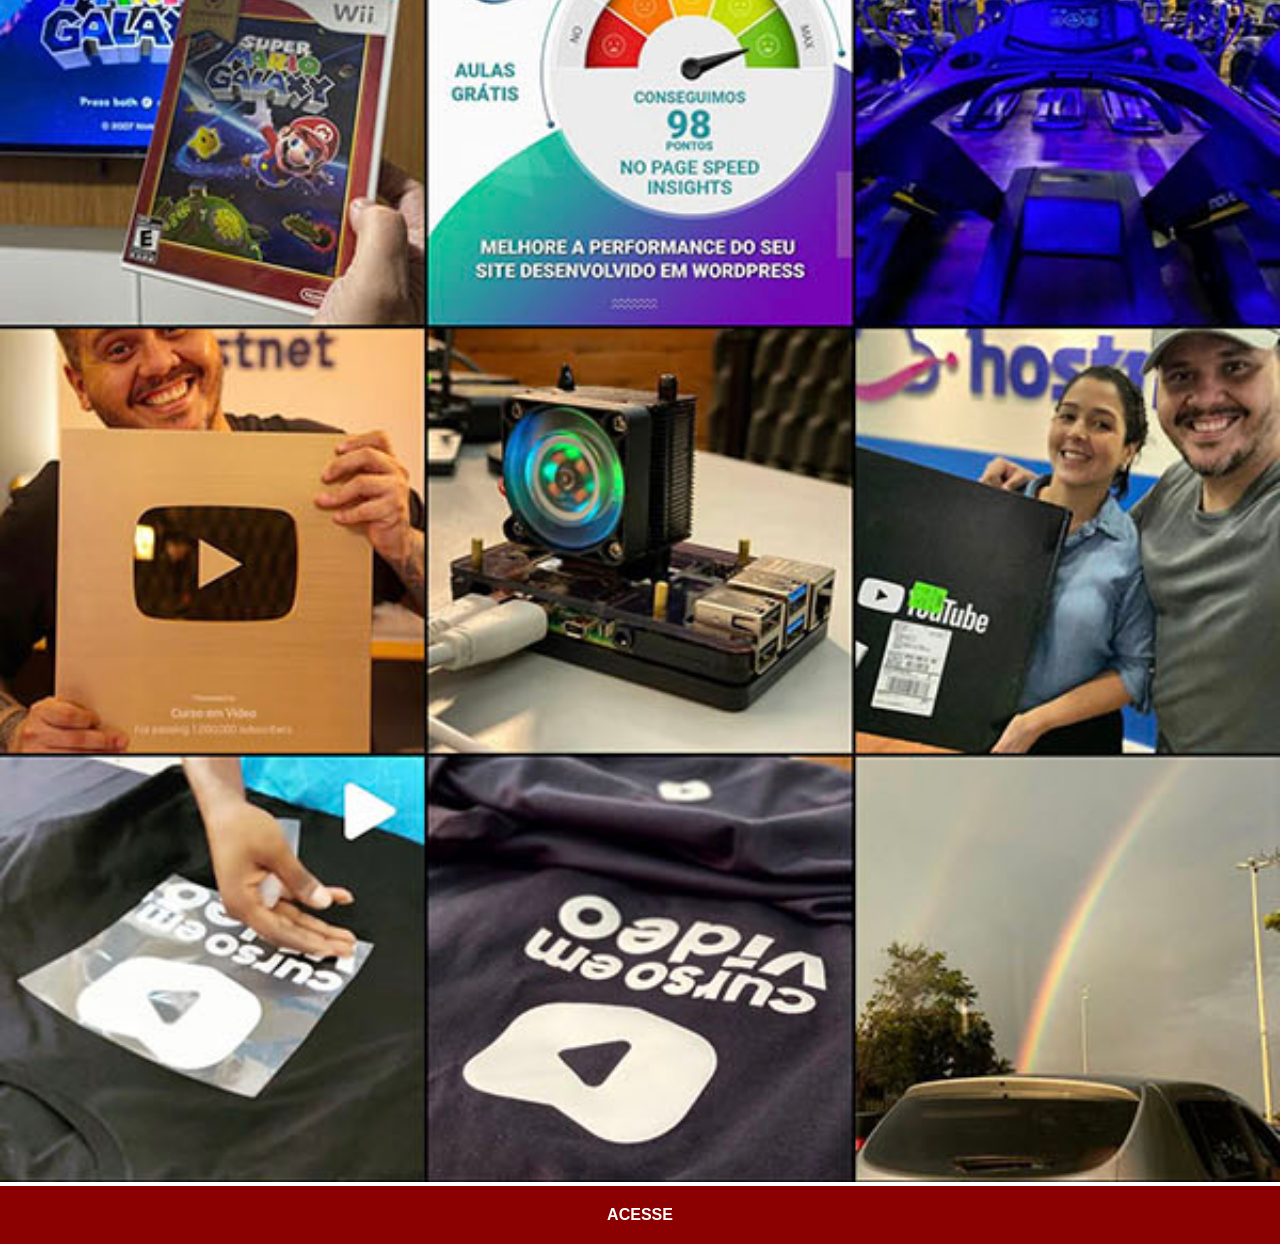
<file: instagram.html>
<!DOCTYPE html>
<html lang="en">
<head>
    <meta charset="UTF-8">
    <meta name="viewport" content="width=device-width, initial-scale=1.0">
    <title>Instagram</title>
    <link rel="stylesheet" href="estilos/social.css">
</head>
<body>
    <img src="imagens/tela-instagram.jpg" alt="Instagram">
    <a href="https://www.instagram.com/gustavoguanabara/" target="_blank">ACESSE</a>
</body>
</html>
</file>
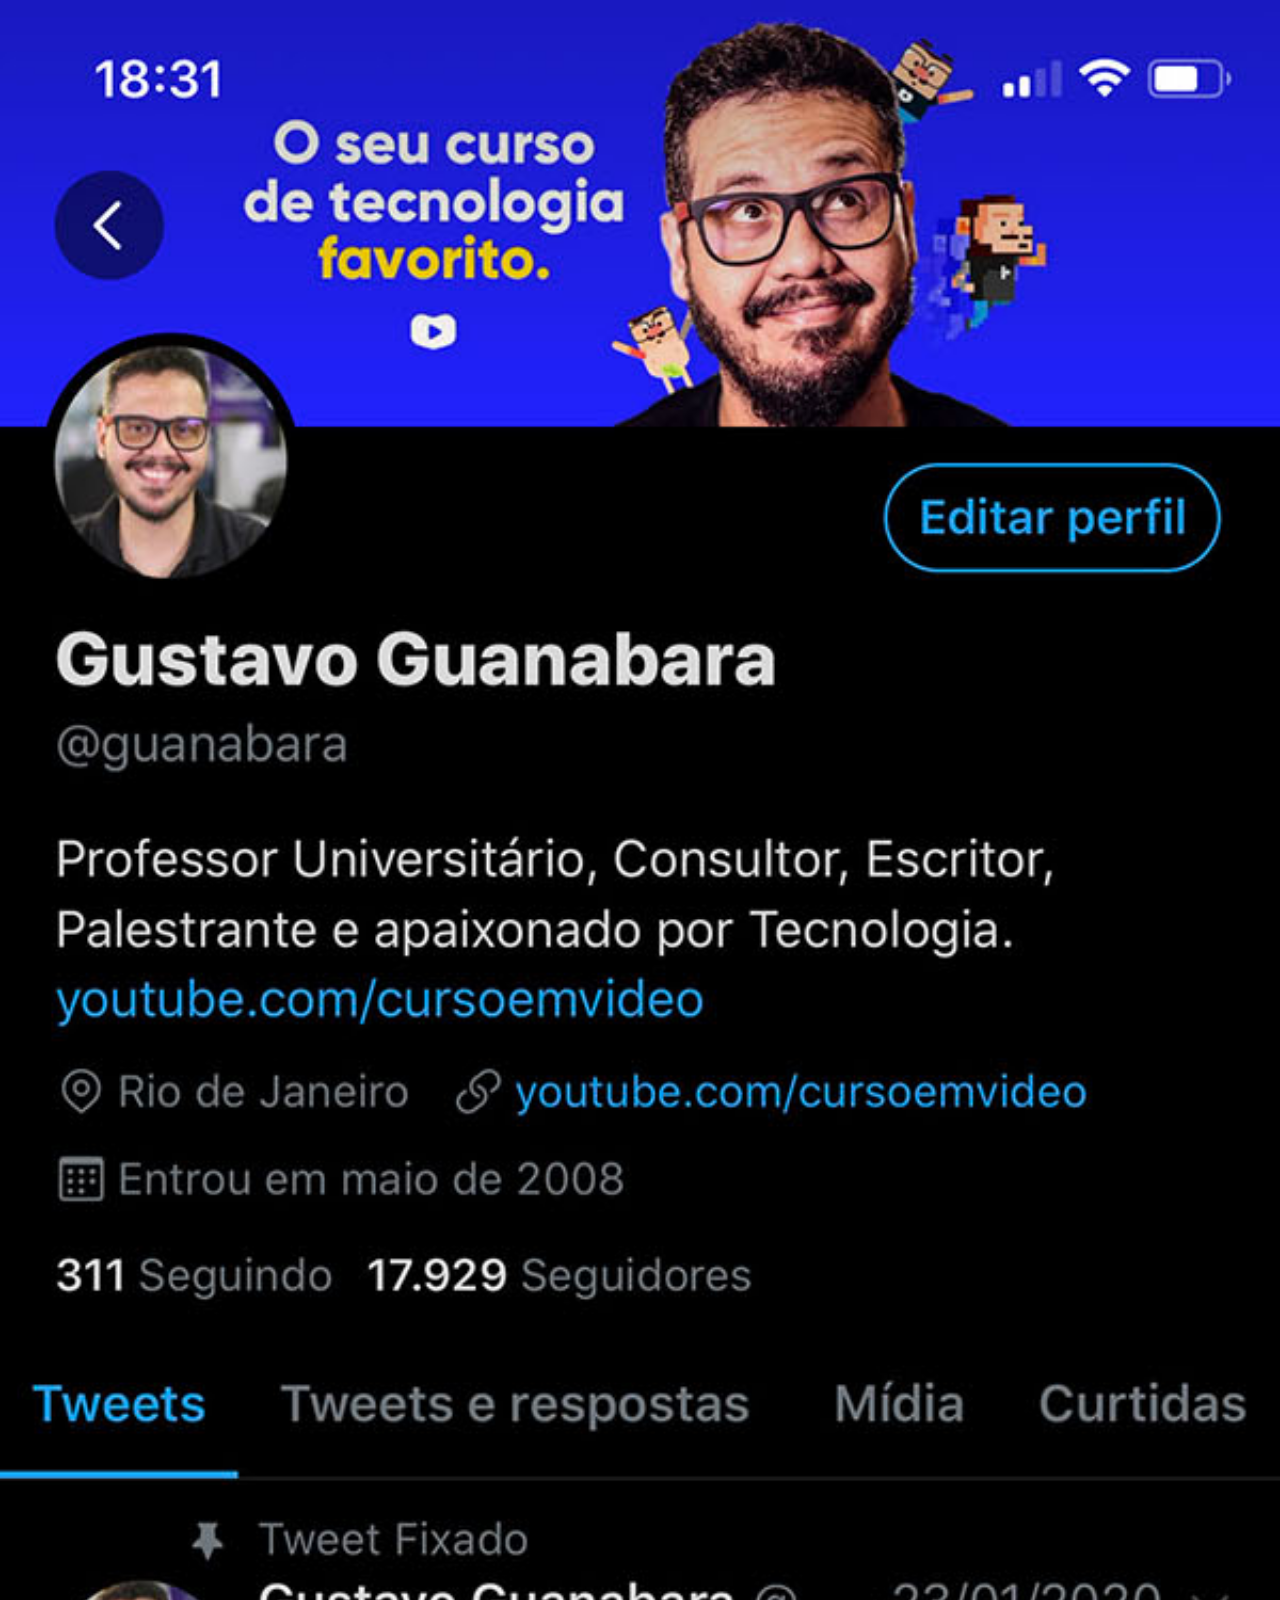
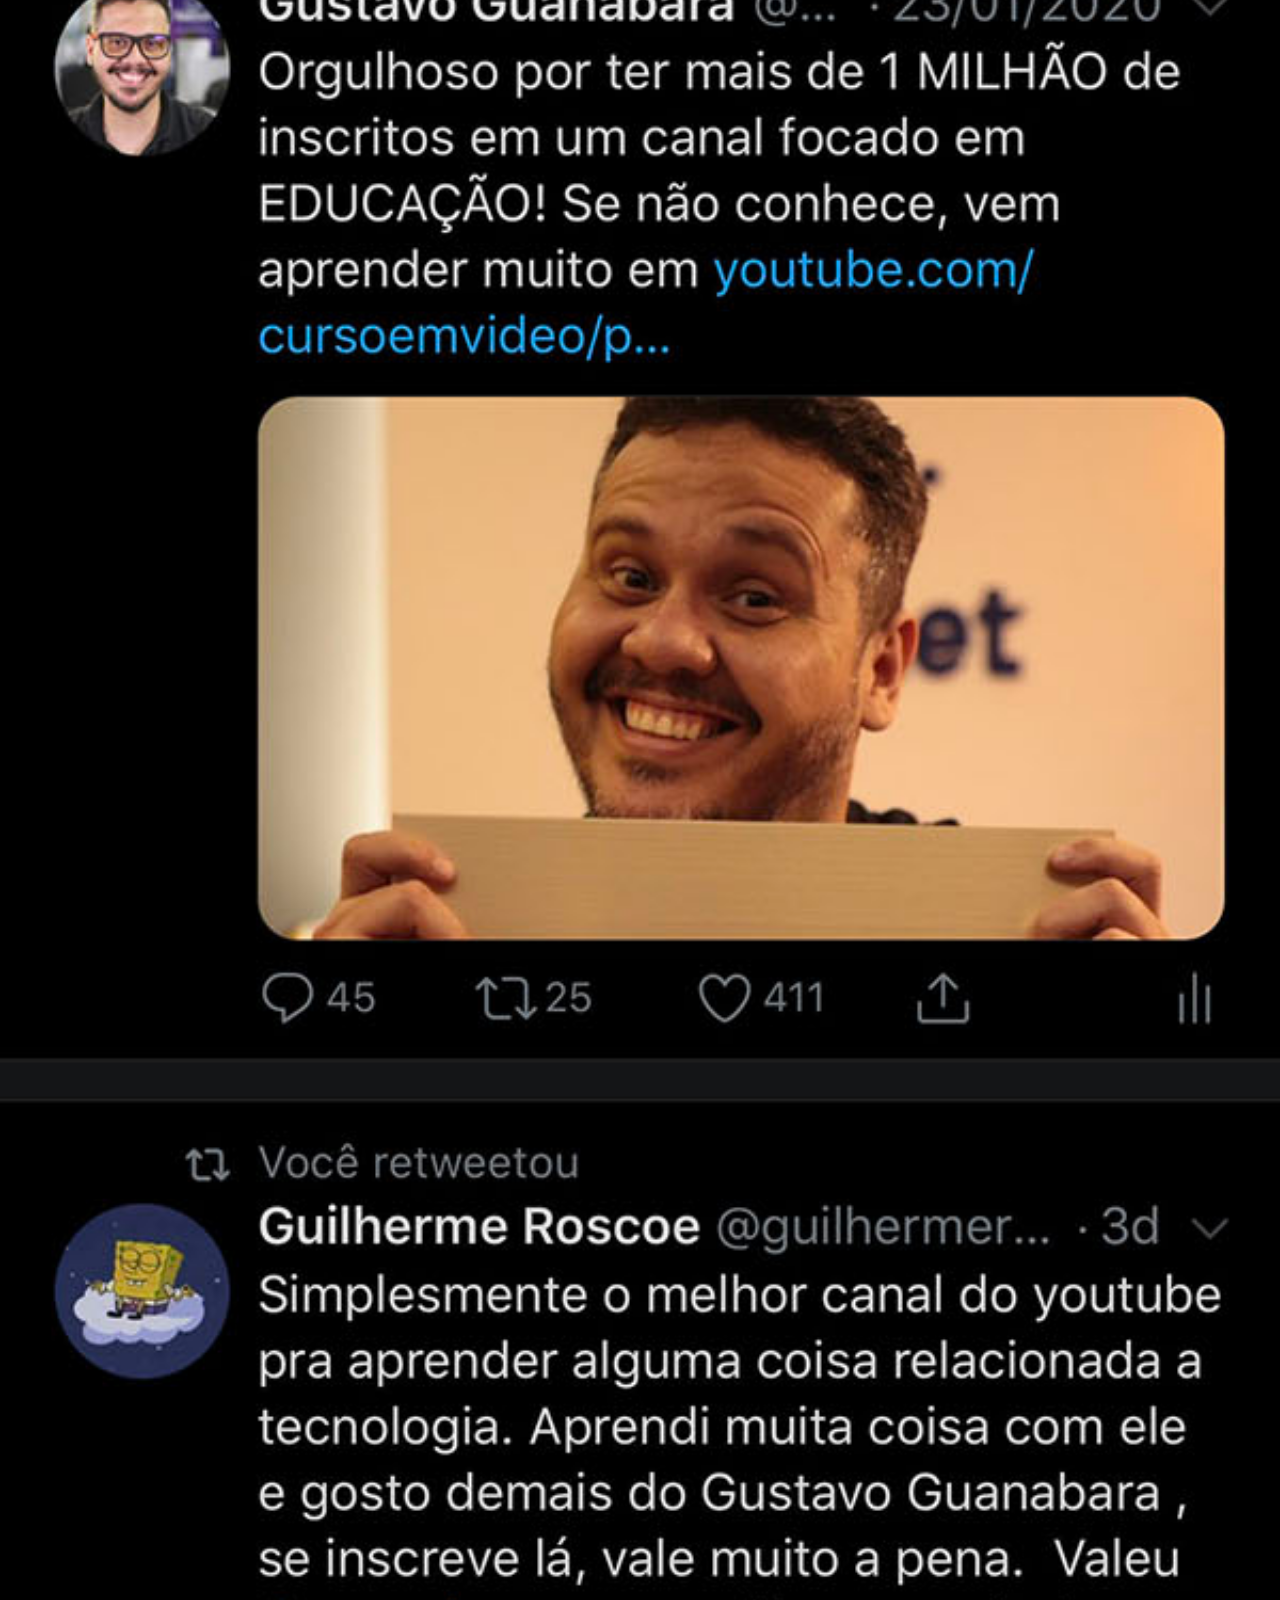
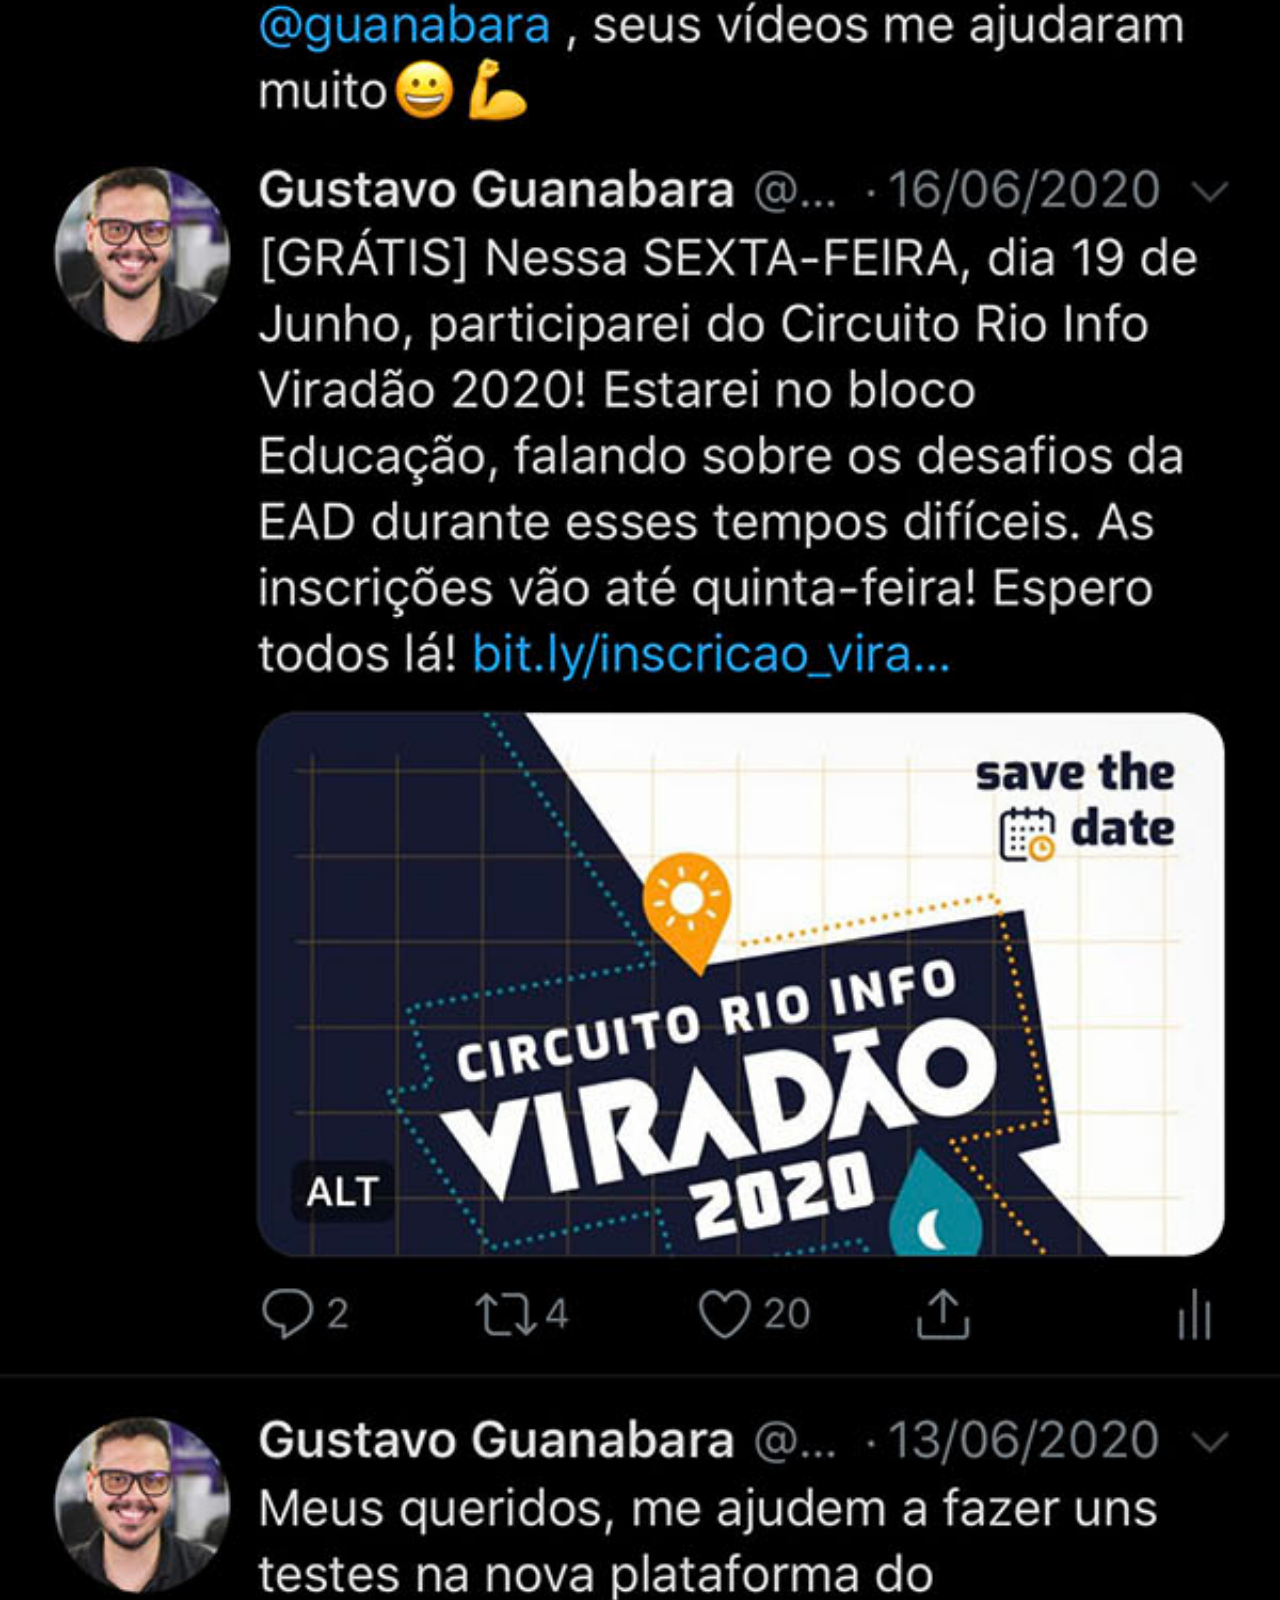
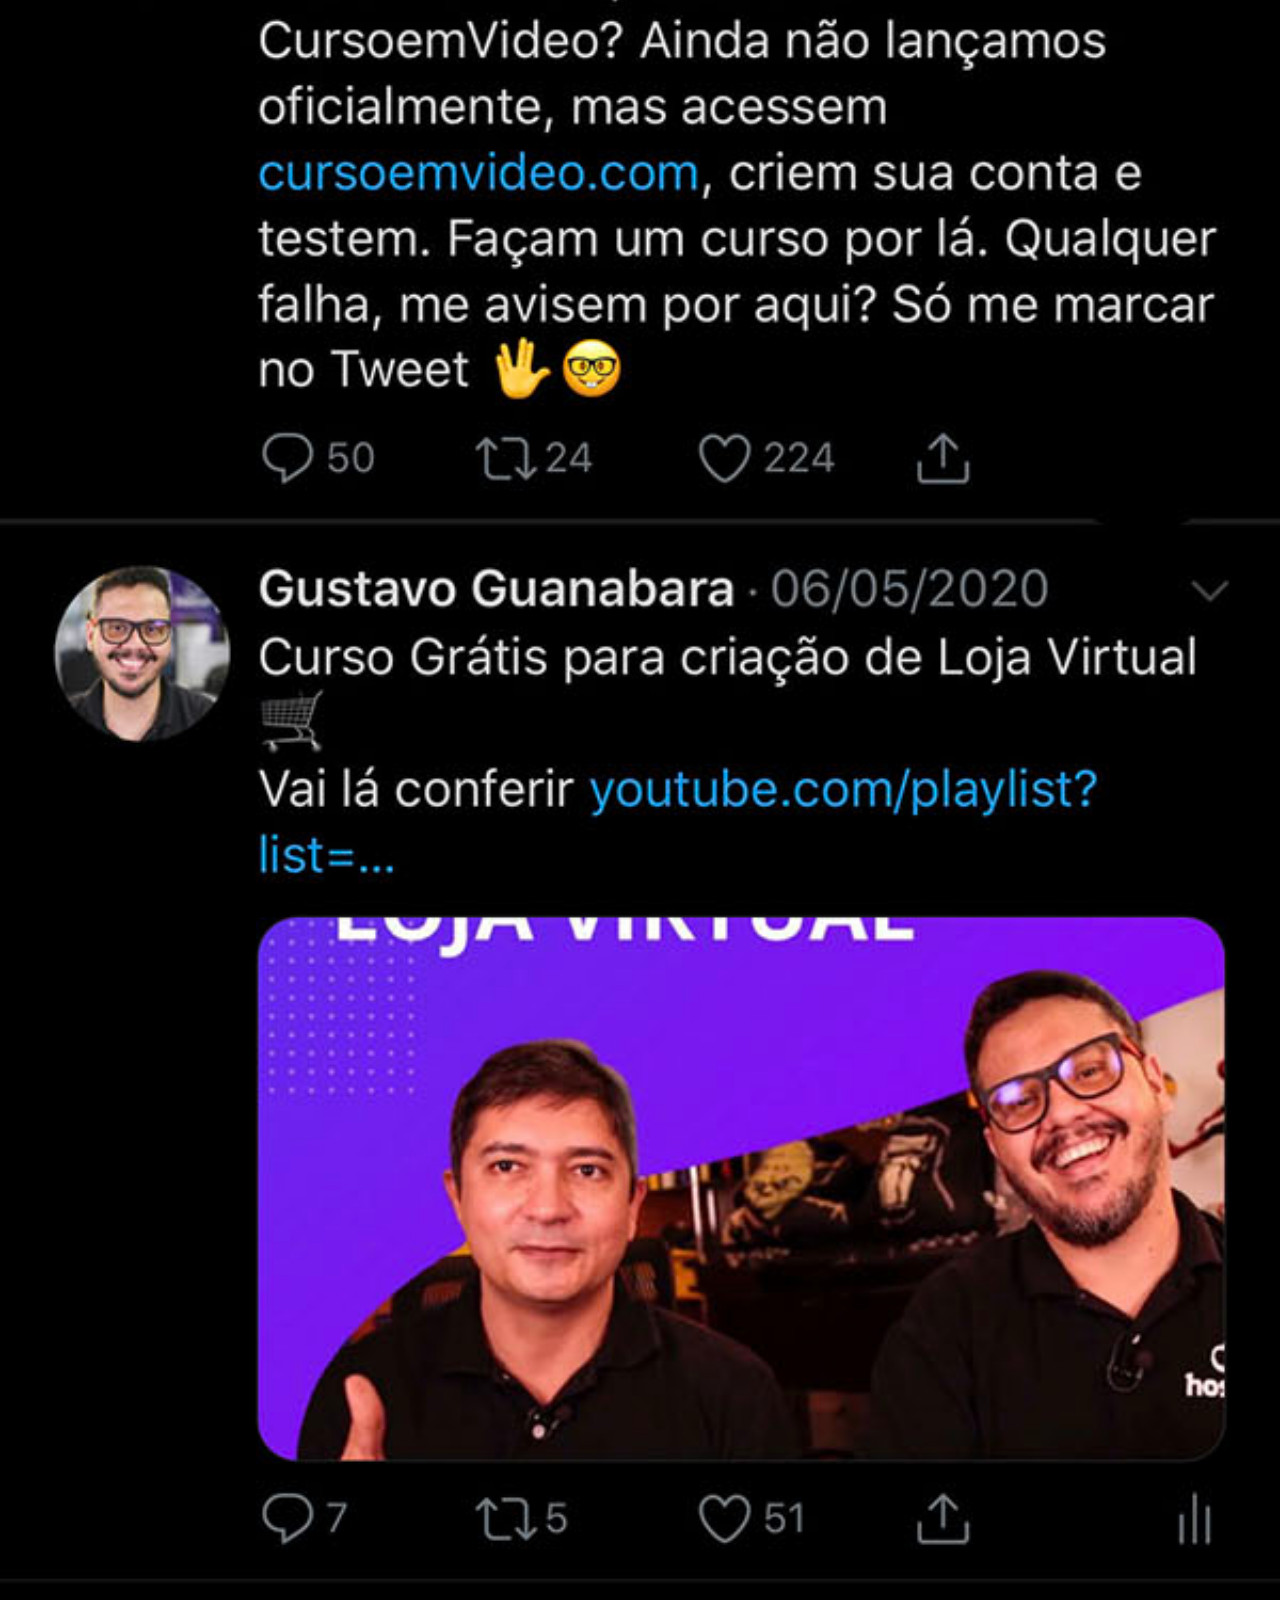
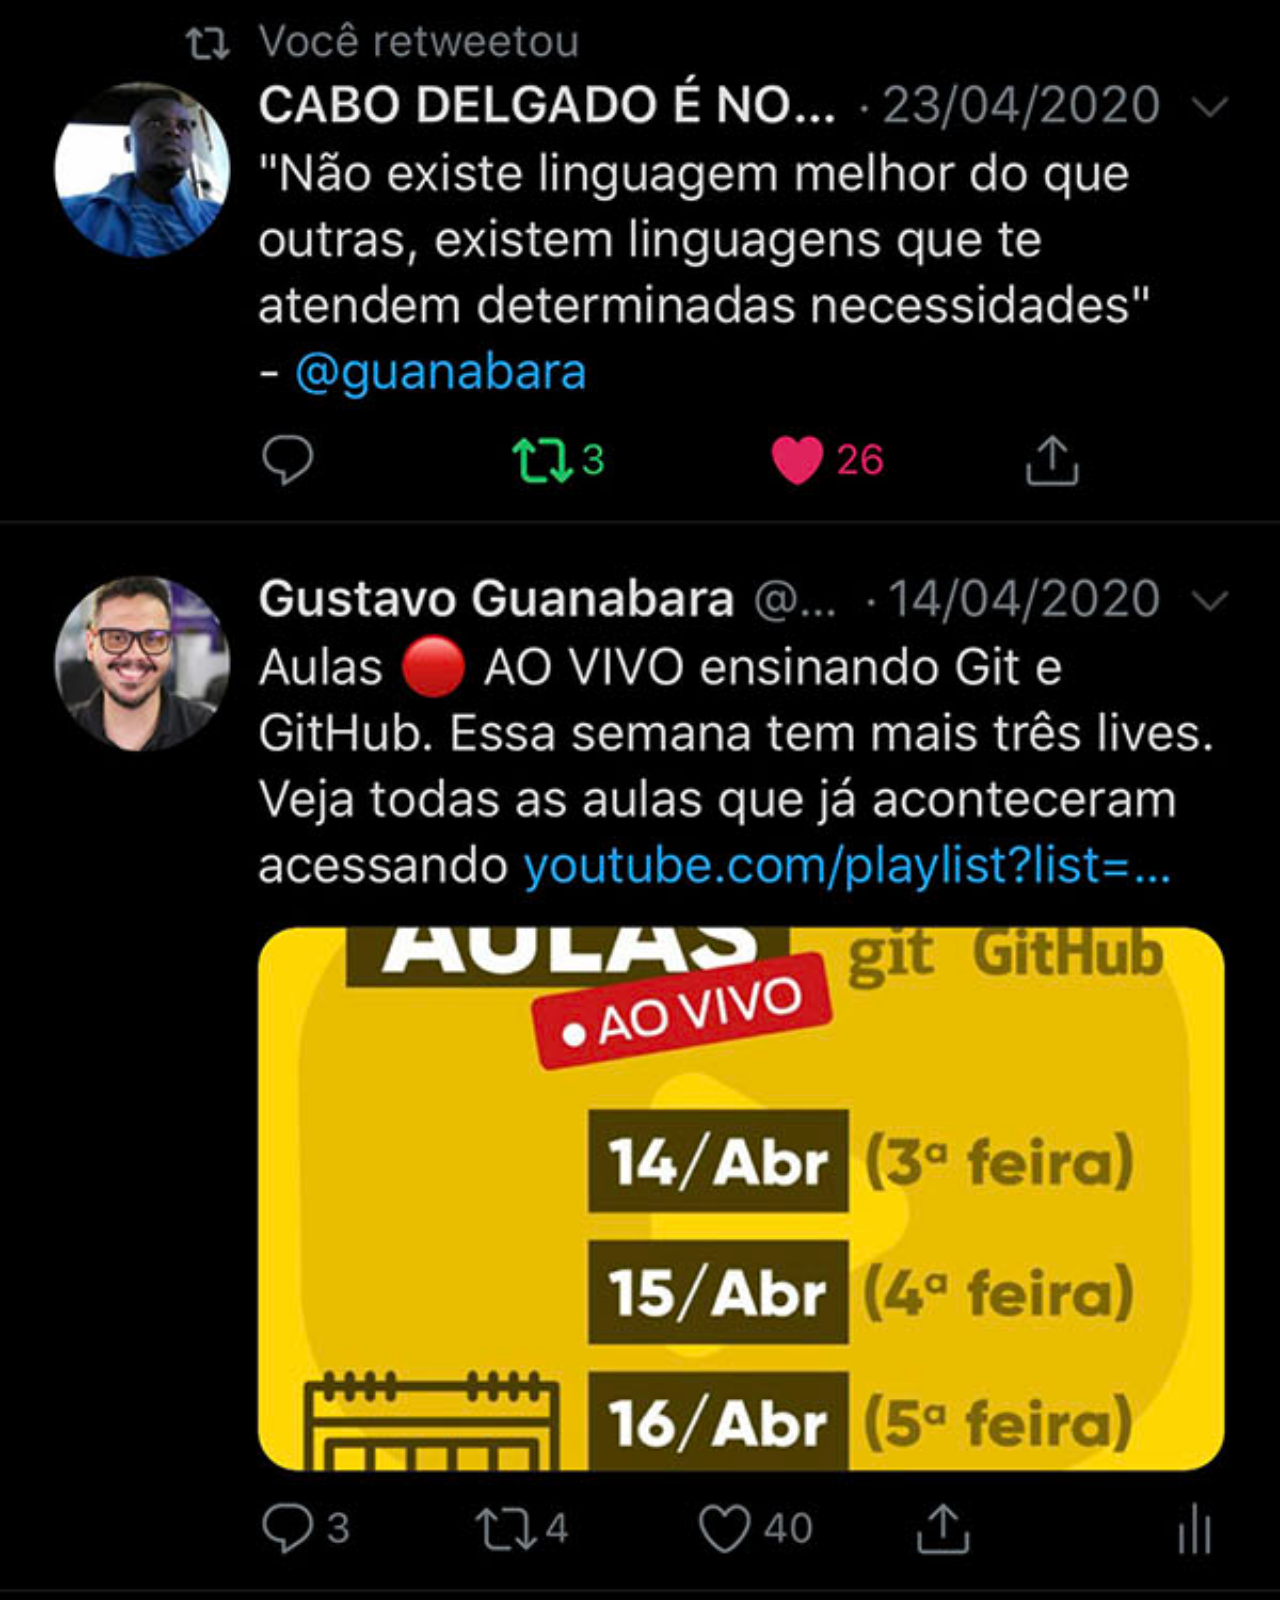
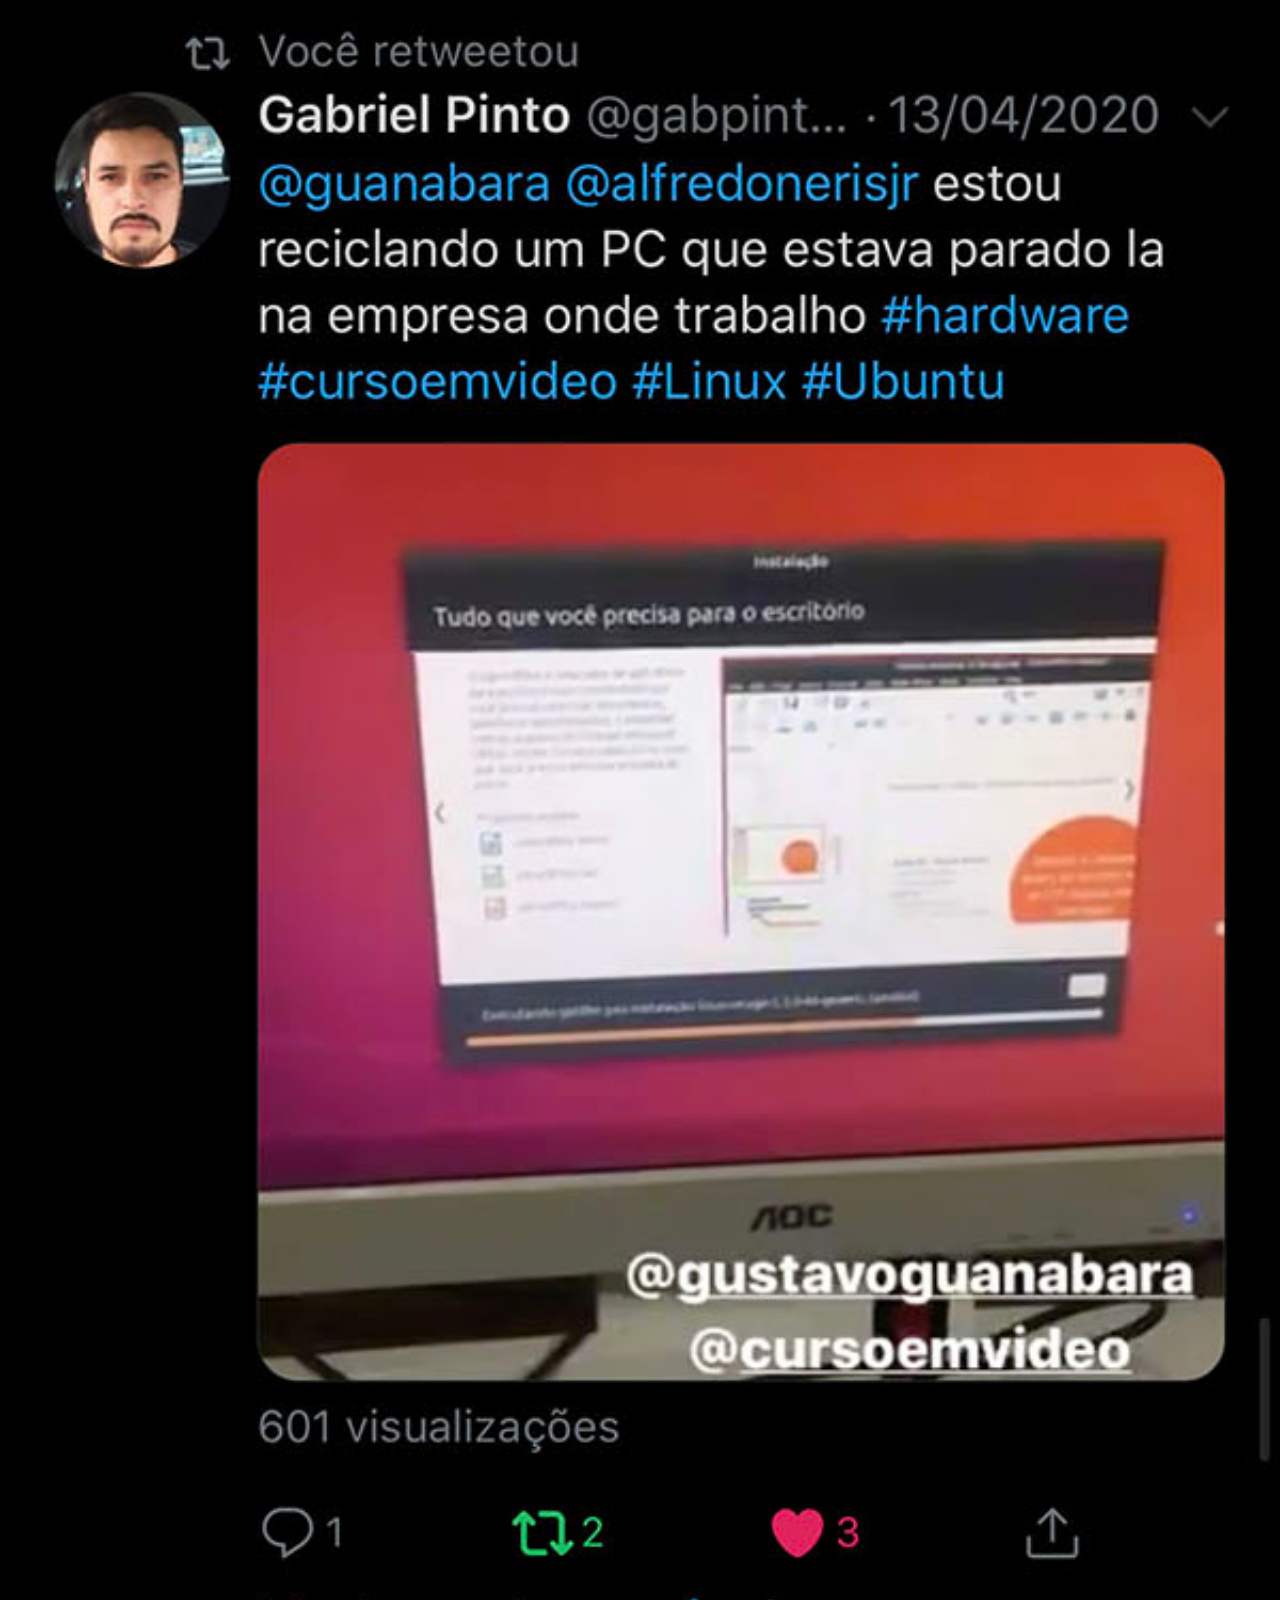
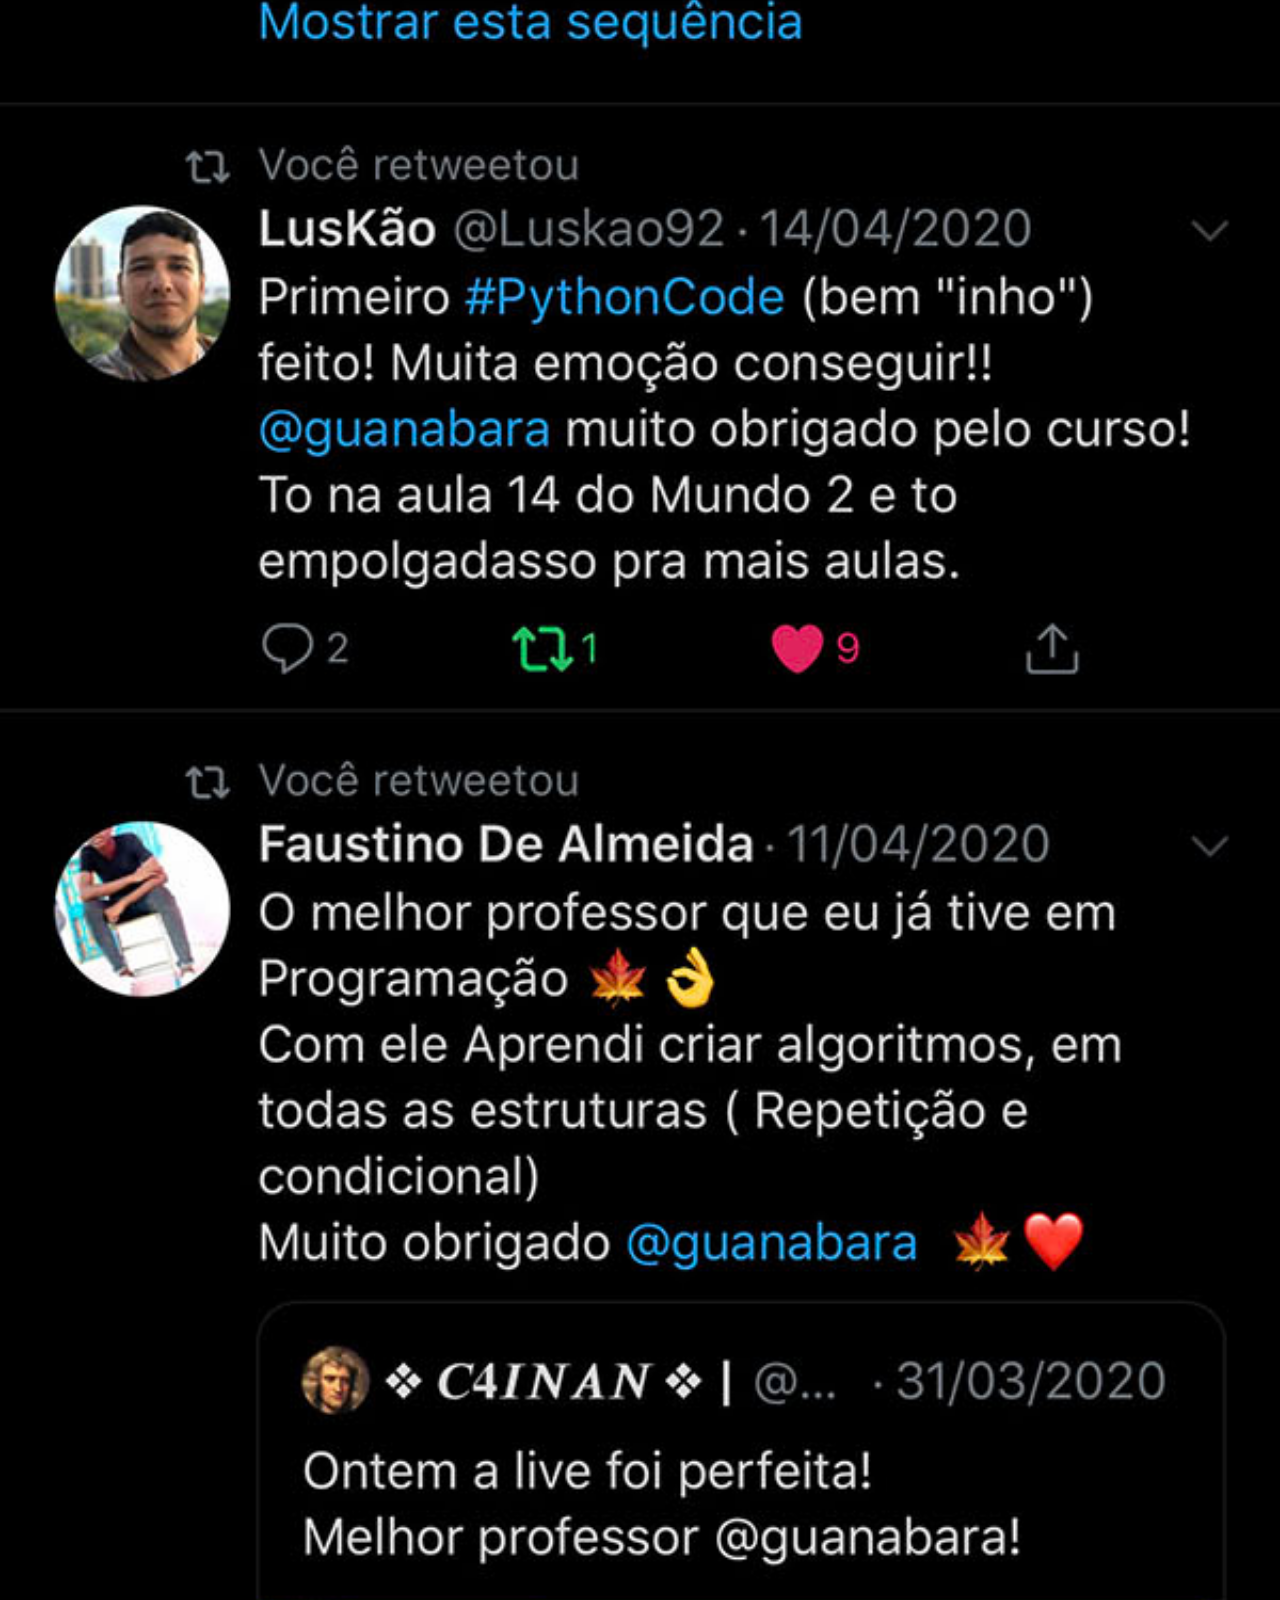
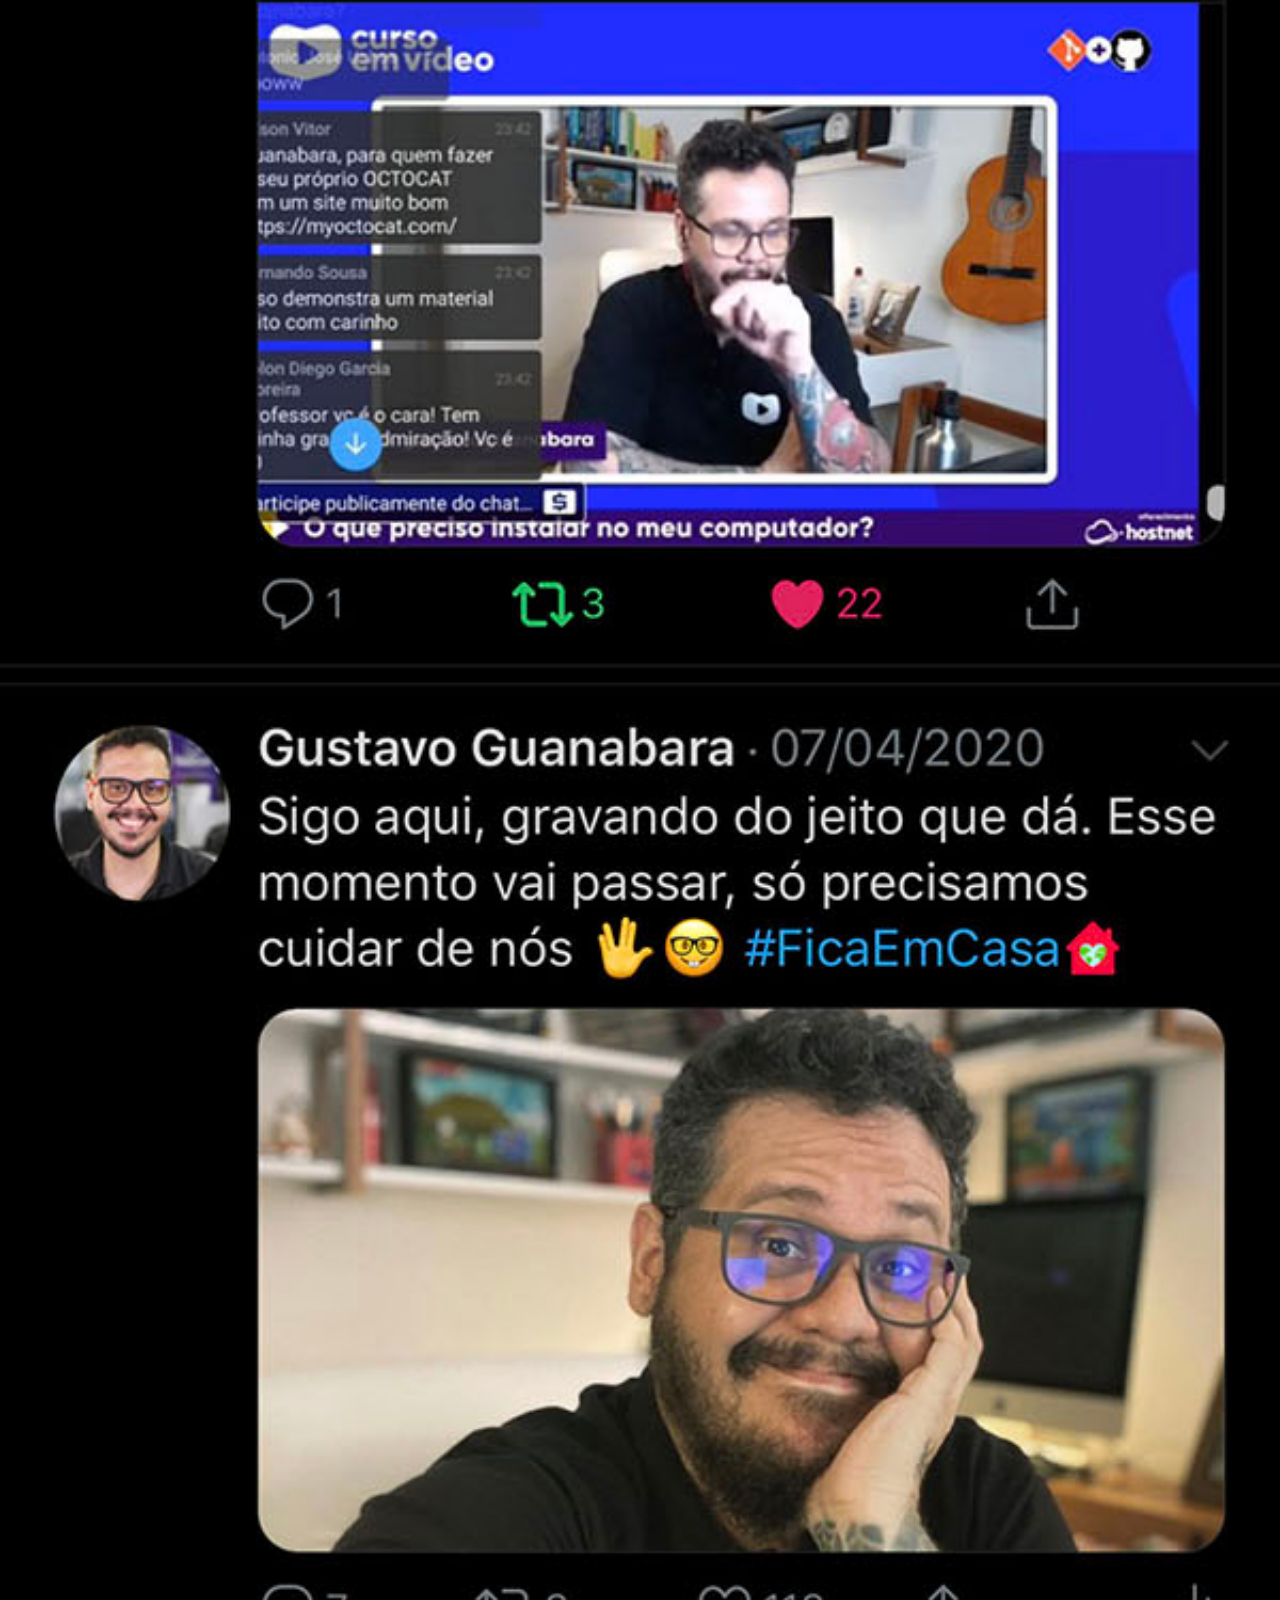
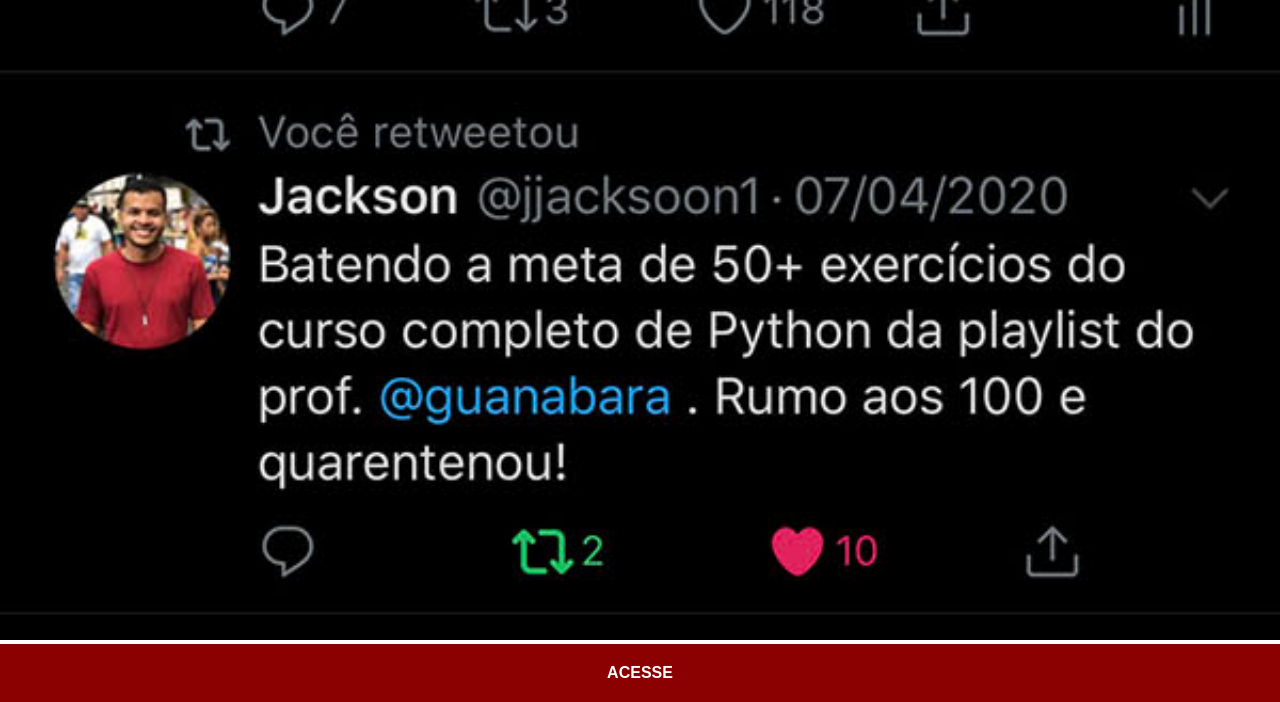
<file: twitter.html>
<!DOCTYPE html>
<html lang="en">
<head>
    <meta charset="UTF-8">
    <meta name="viewport" content="width=device-width, initial-scale=1.0">
    <title>Twitter</title>
    <link rel="stylesheet" href="estilos/social.css">
</head>
<body>
    <img src="imagens/tela-twitter.jpg" alt="Twitter">
    <a href="https://twitter.com/gustavoguanabara" target="_blank">ACESSE</a>
</body>
</html>
</file>
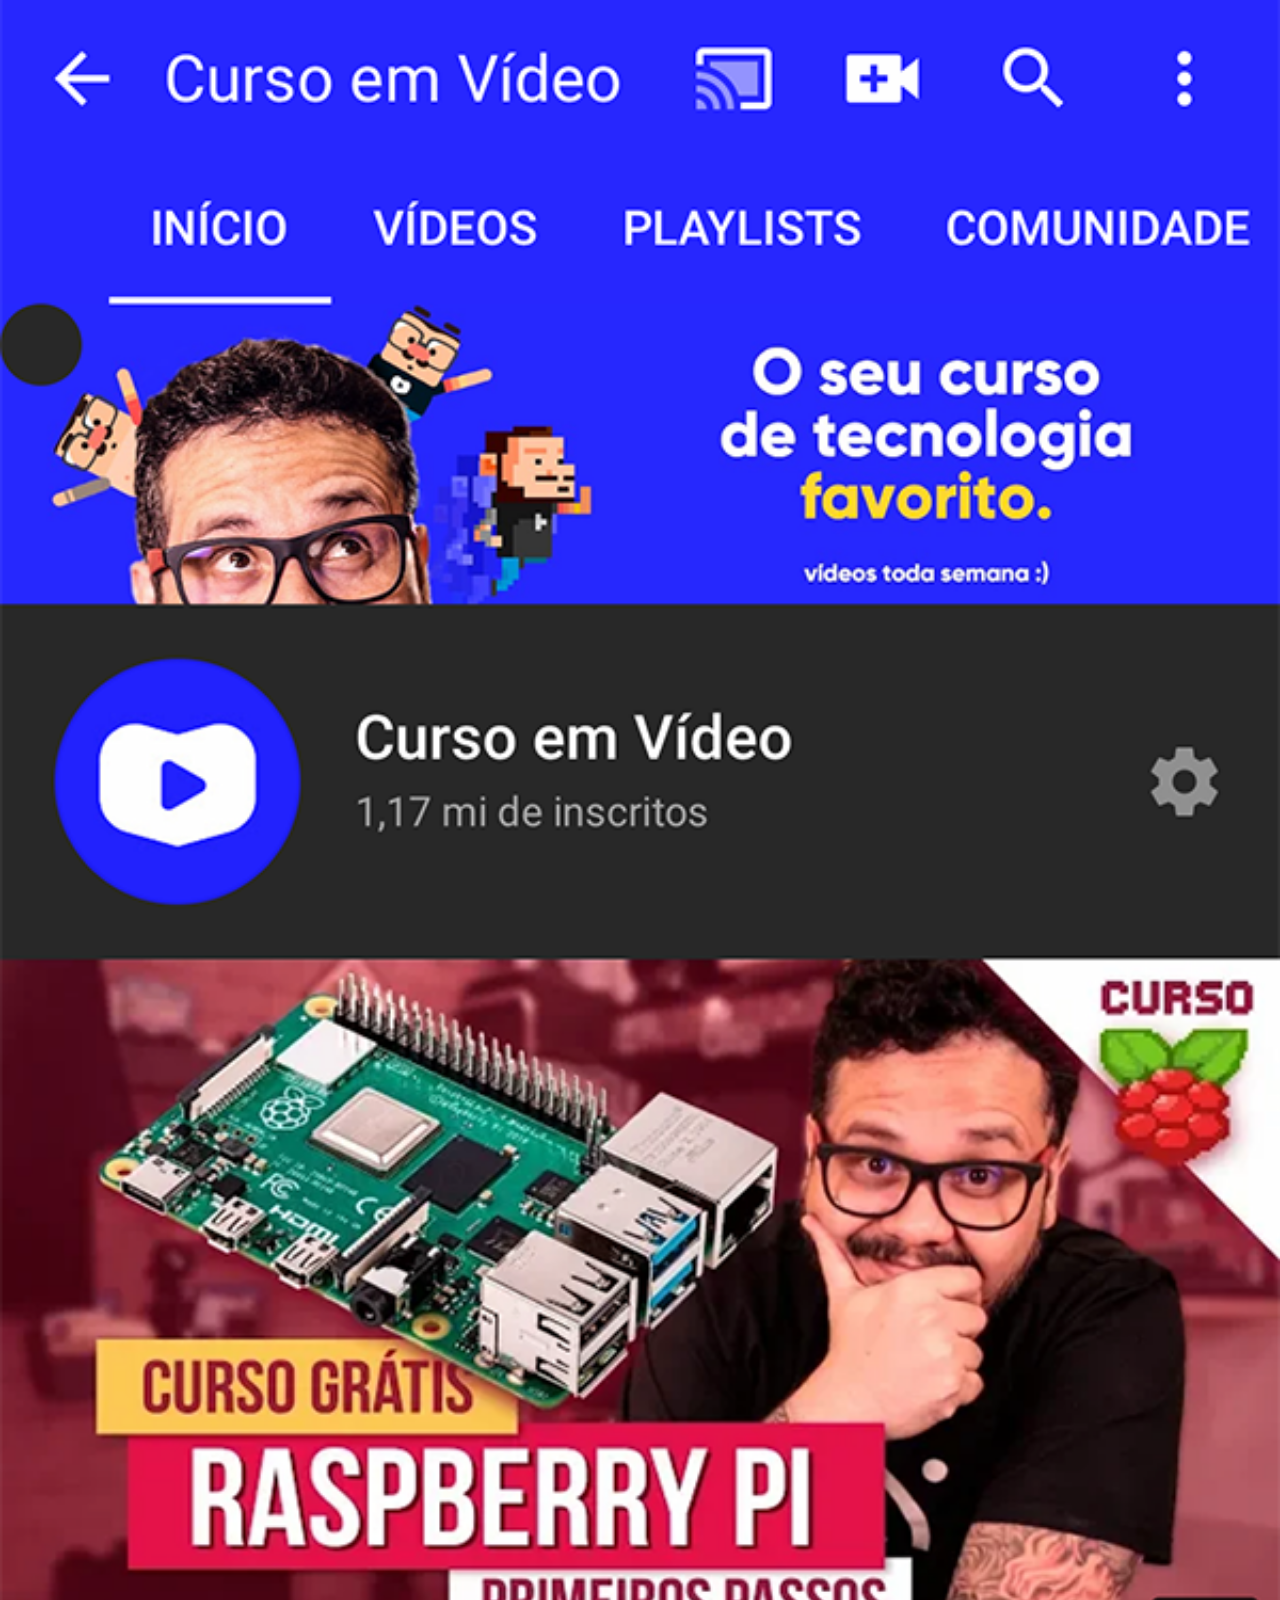
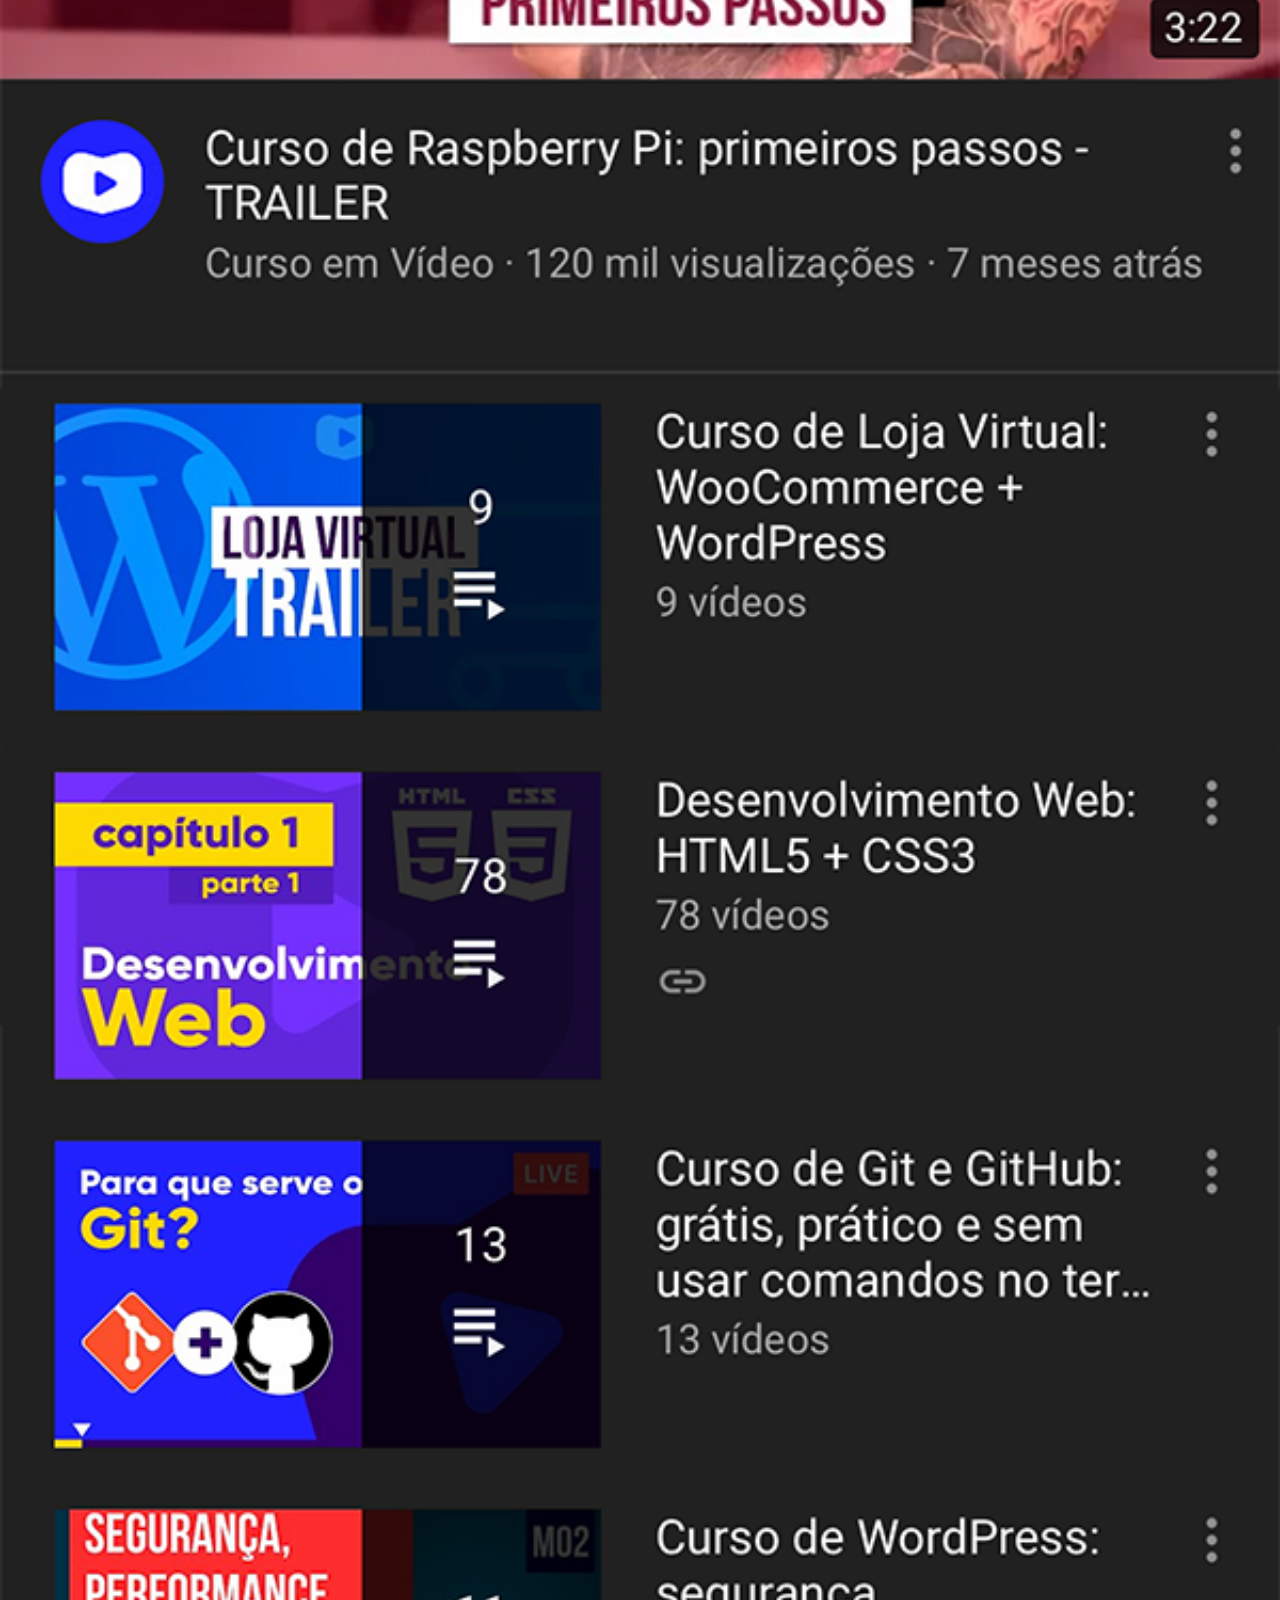
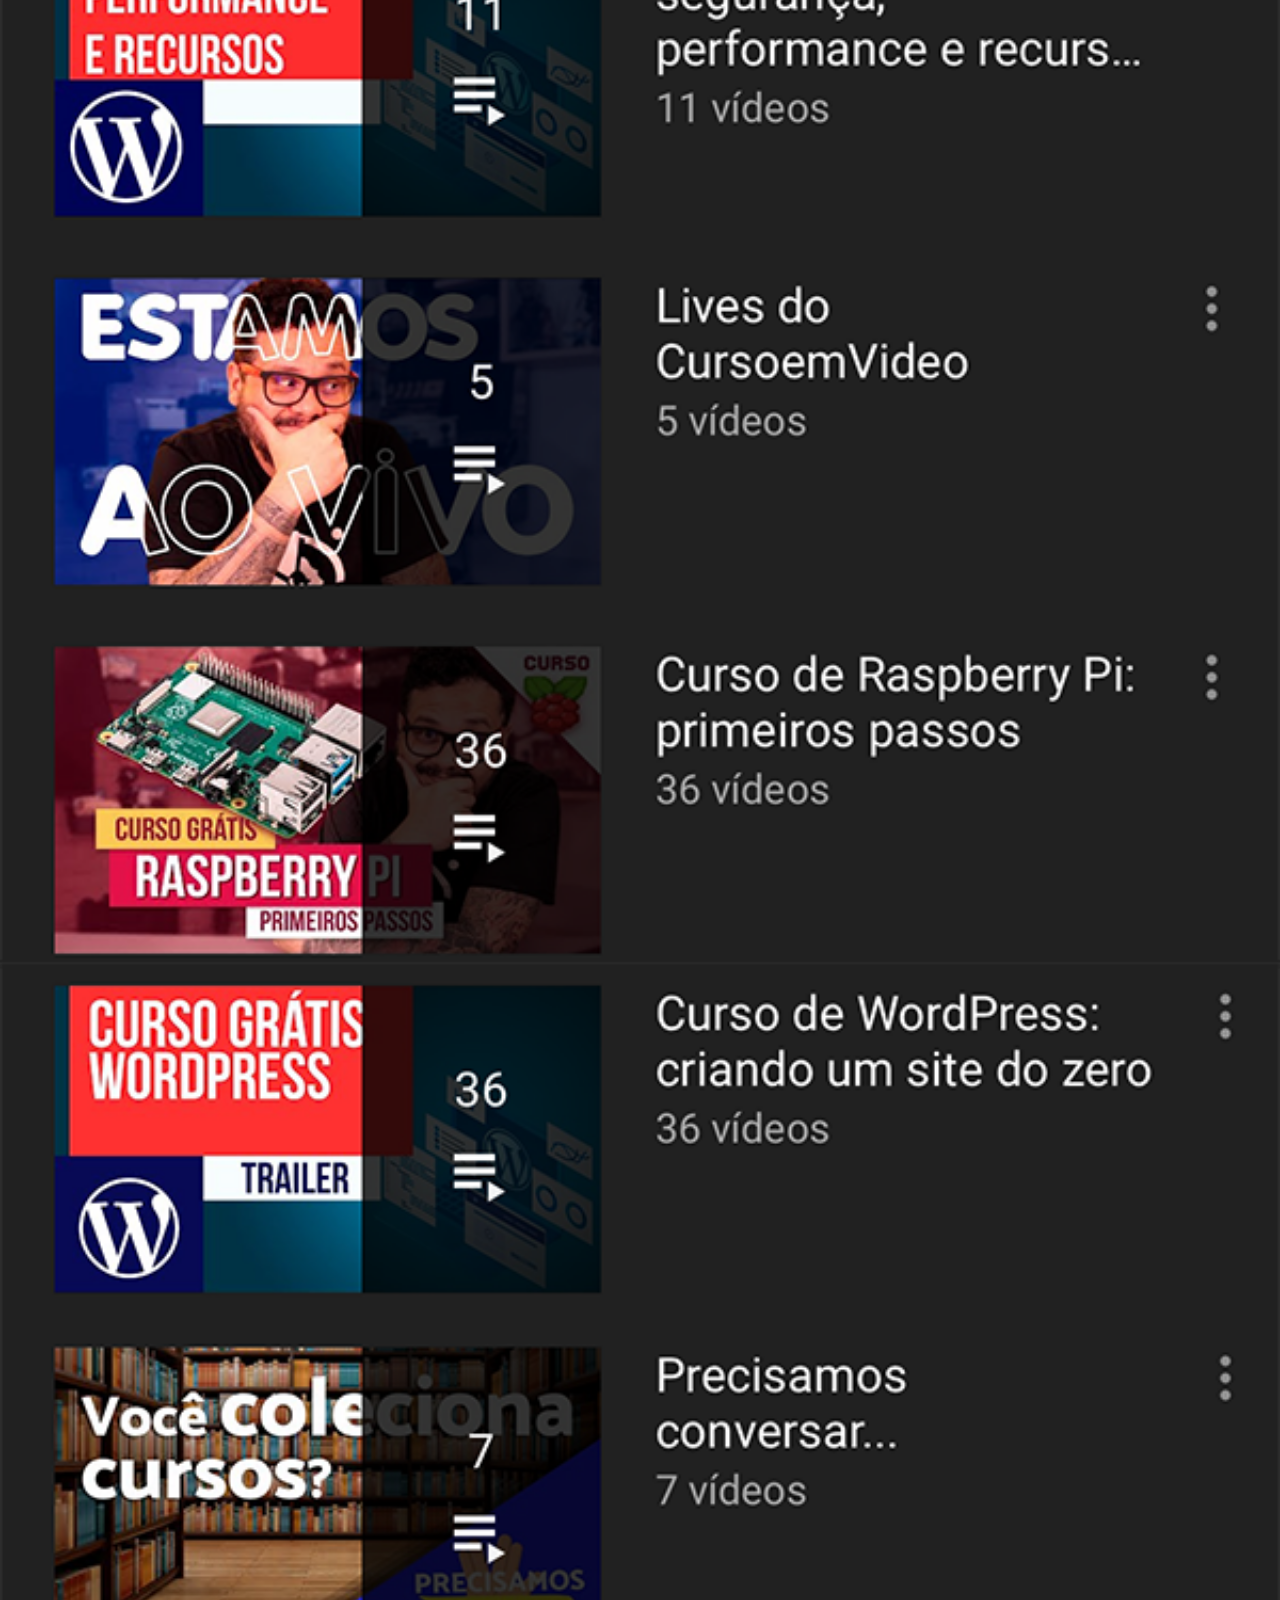
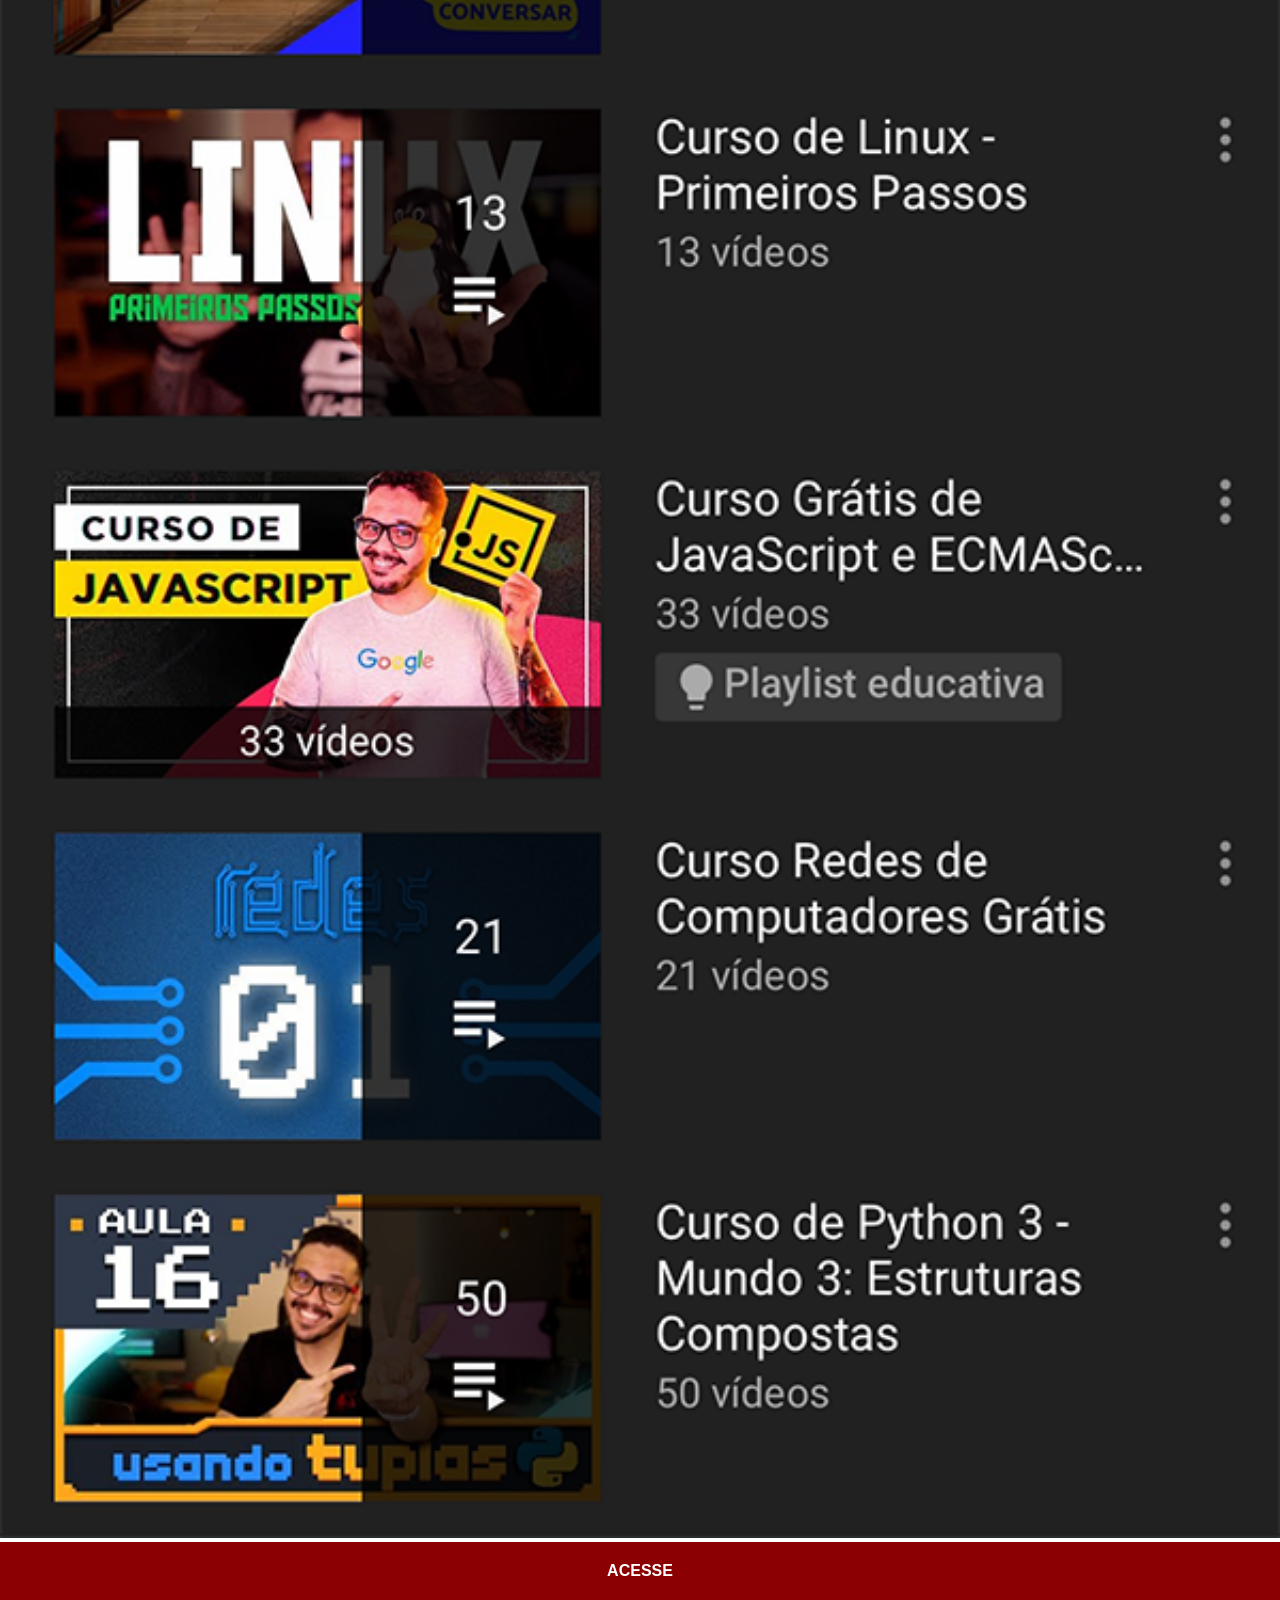
<file: youtube.html>
<!DOCTYPE html>
<html lang="en">
<head>
    <meta charset="UTF-8">
    <meta name="viewport" content="width=device-width, initial-scale=1.0">
    <title>Youtube</title>
    <link rel="stylesheet" href="estilos/social.css">
</head>
<body>
    <img src="imagens/tela-youtube.png" alt="Youtube">
    <a href="https://www.youtube.com/user/cursosemvideo/playlists" target="_blank">ACESSE</a>
</body>
</html>
</file>
<file: estilos/style.css>
@charset "UTF-8";

* {
    margin: 0px;
    padding: 0px;
    font-family: Arial, Helvetica, sans-serif;
}

html, body {
    height: 100vh;
    width: 100vw;
    background-color: black;
}

body {
    background: url('../imagens/fundo-madeira.jpg') no-repeat top center;
    background-size: cover;
    background-attachment: fixed;
}

main {
    position: relative;
    height: 100vh;
}

section#telefone {
    position: absolute;
    top: 50%;
    left: 50%;
    transform: translate(-50%, -50%);

    height: 627px;
    width: 311px;
    background: url('../imagens/frame-iphone.png') no-repeat;
}

iframe#tela {
    position: relative;
    top: 80px;
    left: 22px;
    width: 267px;
    height: 471px;
}

section#redes-sociais {
    text-align: right;
}

section#redes-sociais img {
    width: 50px;
    margin: 10px;
    border-radius: 50%;
    box-shadow: 2px 2px 5px rgba(0, 0, 0, 0.400);
    box-sizing: border-box;
}

section#redes-sociais img:hover {
    border: 2px solid rgba(255, 255, 255, 0.637);
    transform: translate(-3px, -3px);
    box-shadow: 5px 5px 10px rgba(0, 0, 0, 0.623);
    transition: transform .3s, border 1s;
}
</file>
<file: estilos/social.css>
@charset "UTF-8";

        * {
            margin: 0;
            padding: 0;
            font-family: Arial, Helvetica, sans-serif;
        }

        ::-webkit-scrollbar {
            width: 0px;
            height: 0px;
        }

        img {
            width: 100vw;
        }

        a {
            display: block;
            background-color: darkred;
            color: white;
            padding: 20px;
            text-align: center;
            font-weight: bolder;
            text-decoration: none;
        }

        a:hover {
            background-color: red;
            transition-duration: 2s;
        }
</file>
